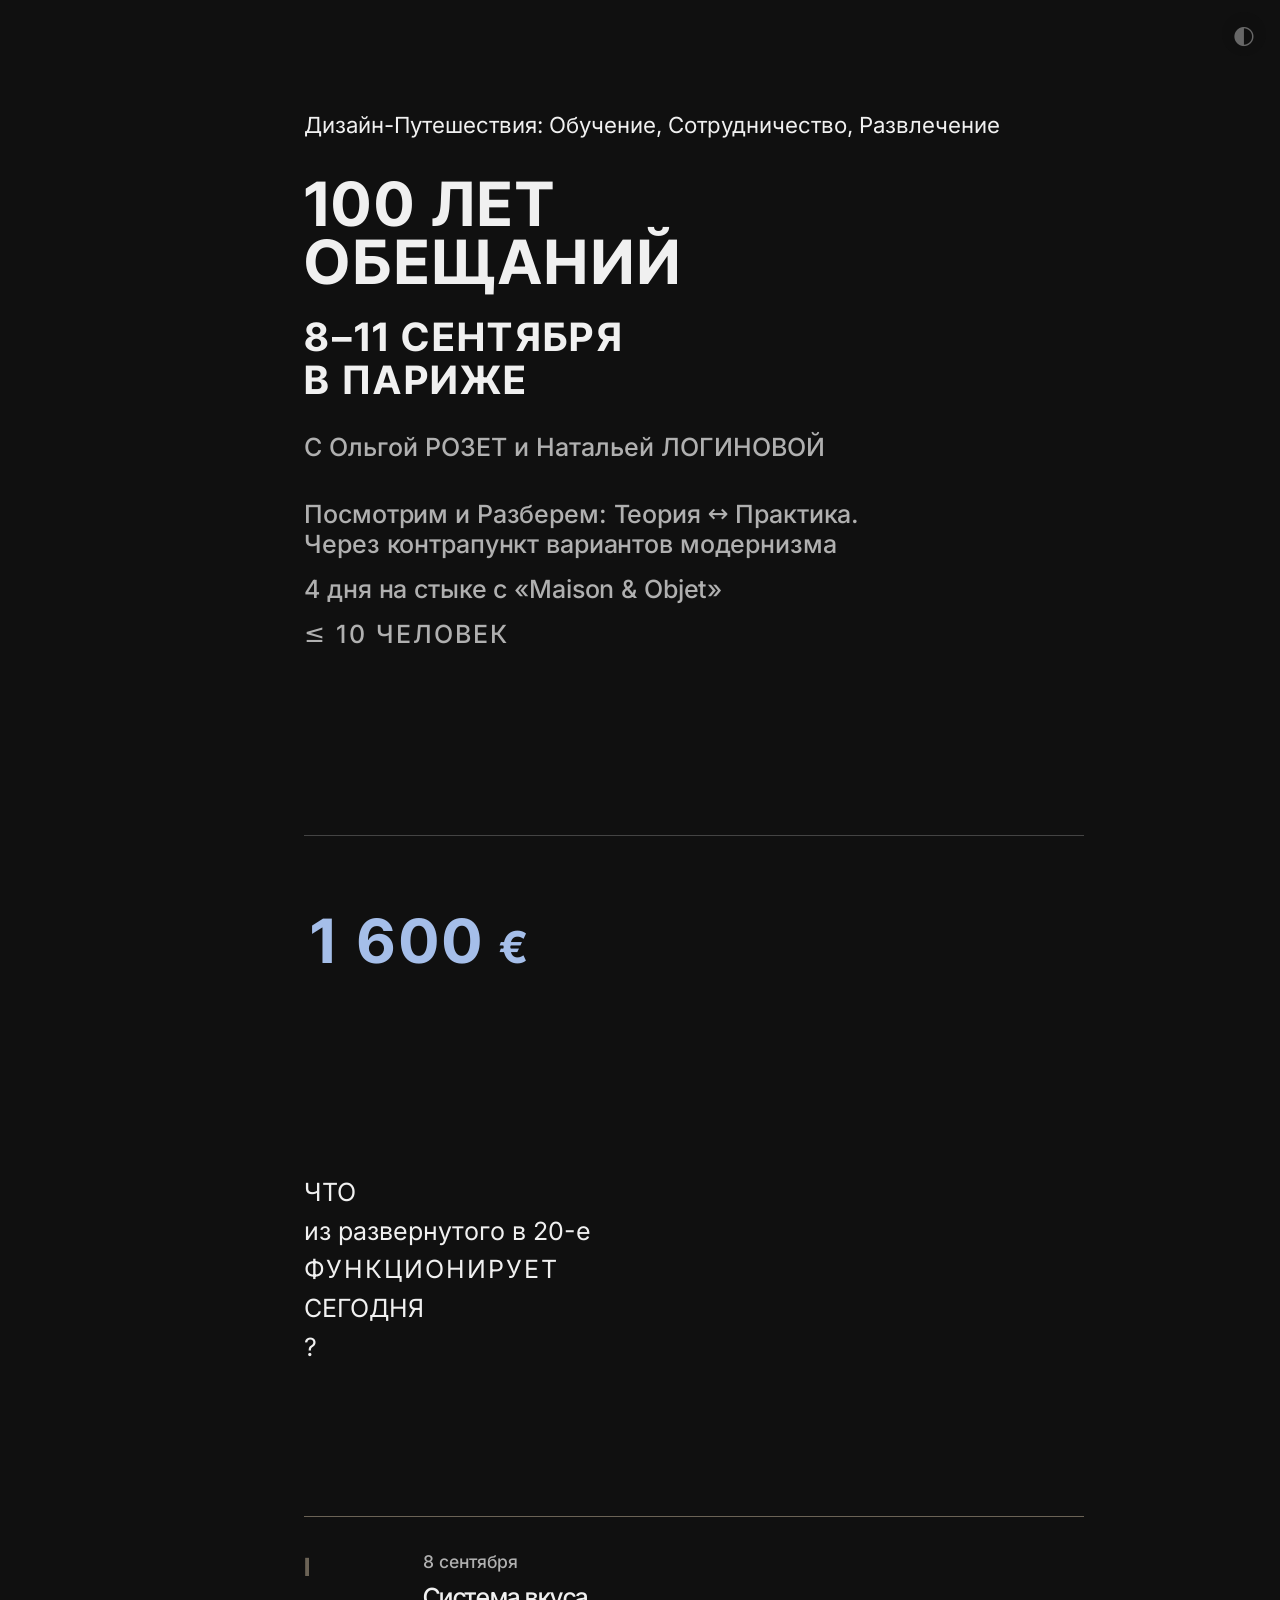
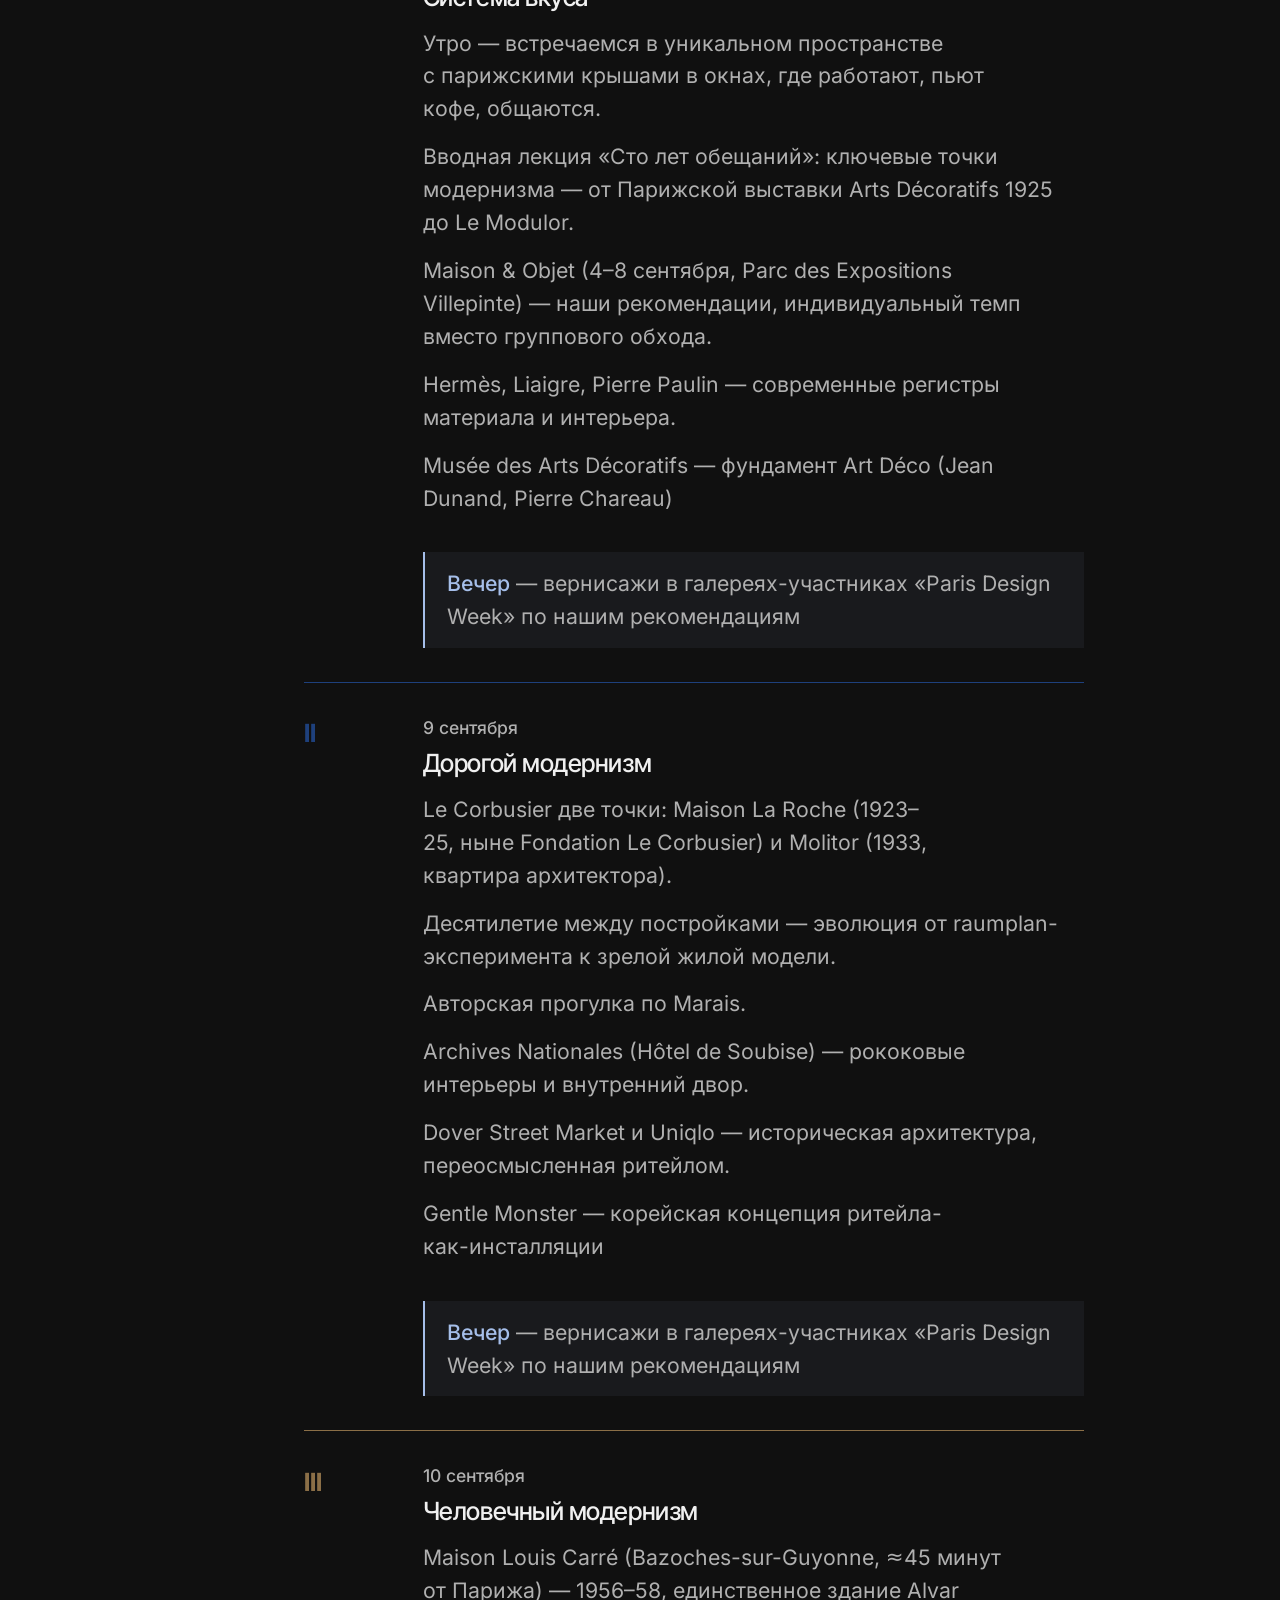
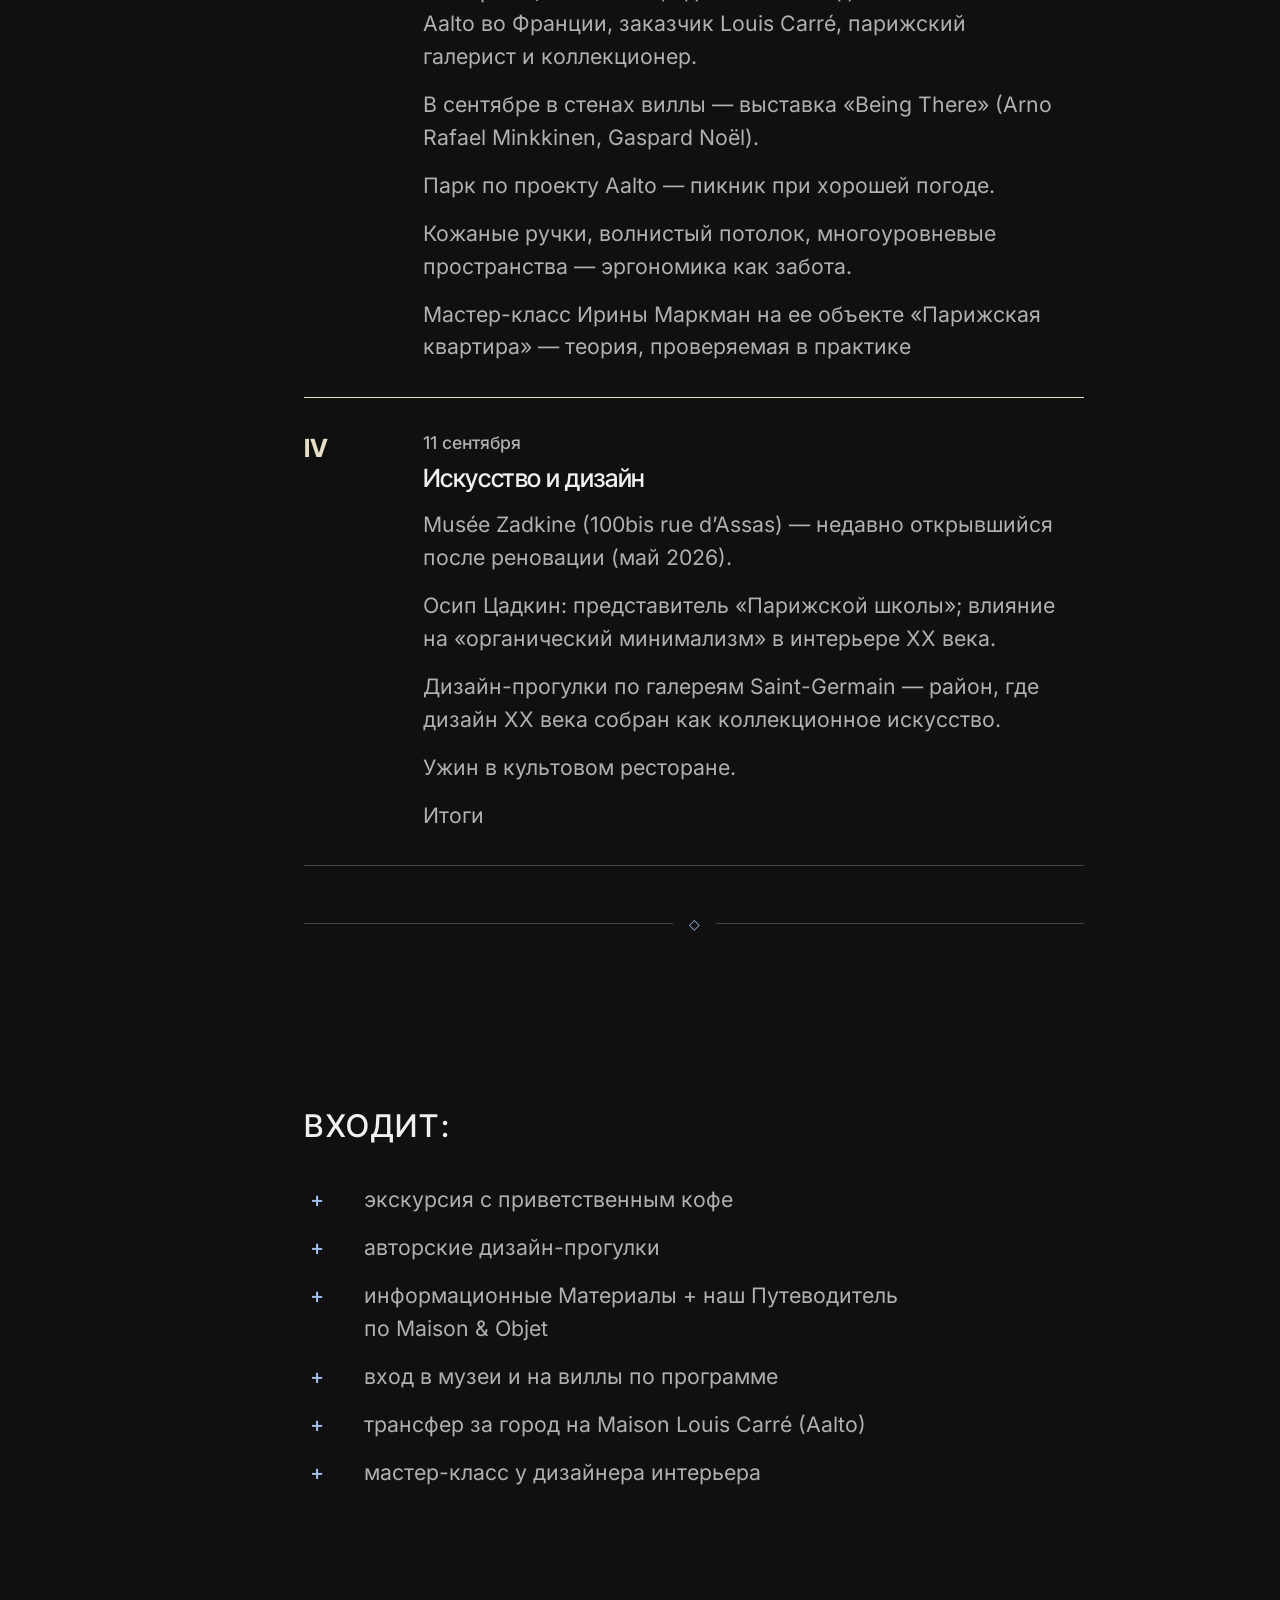
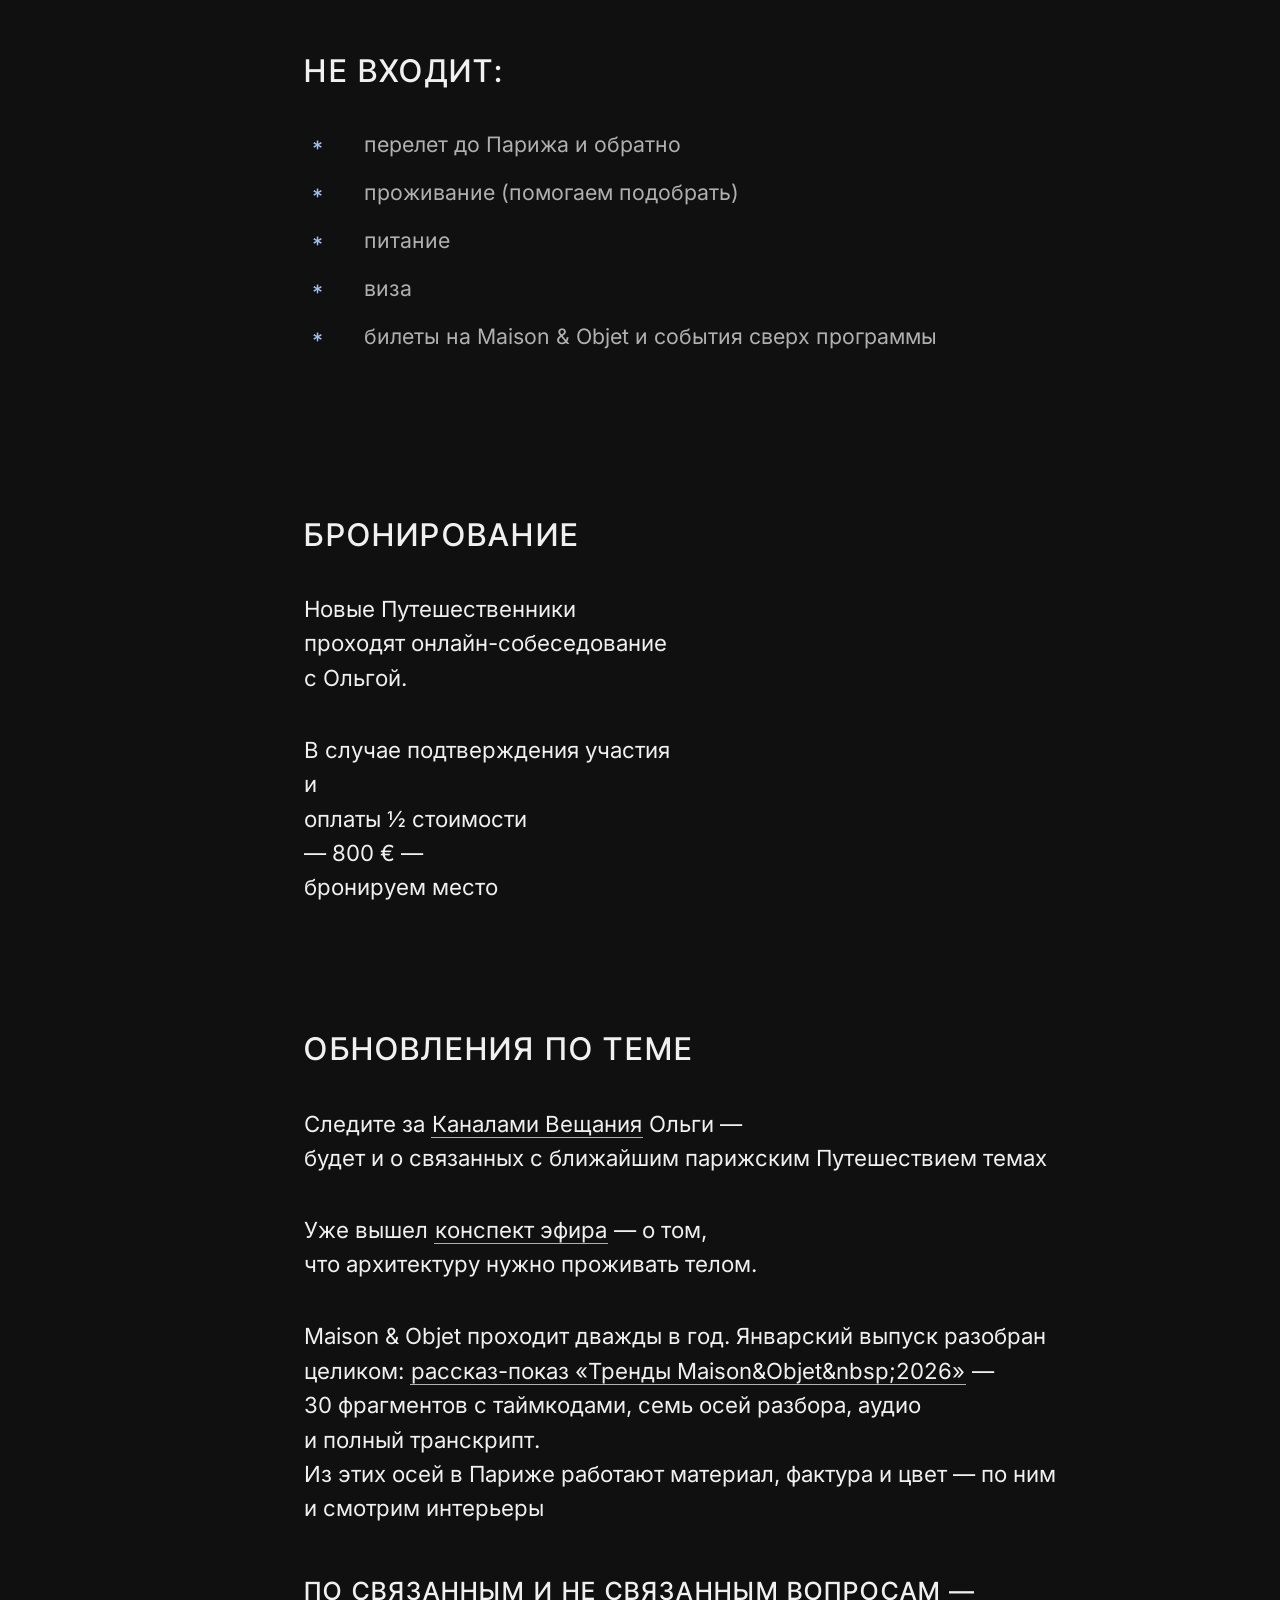
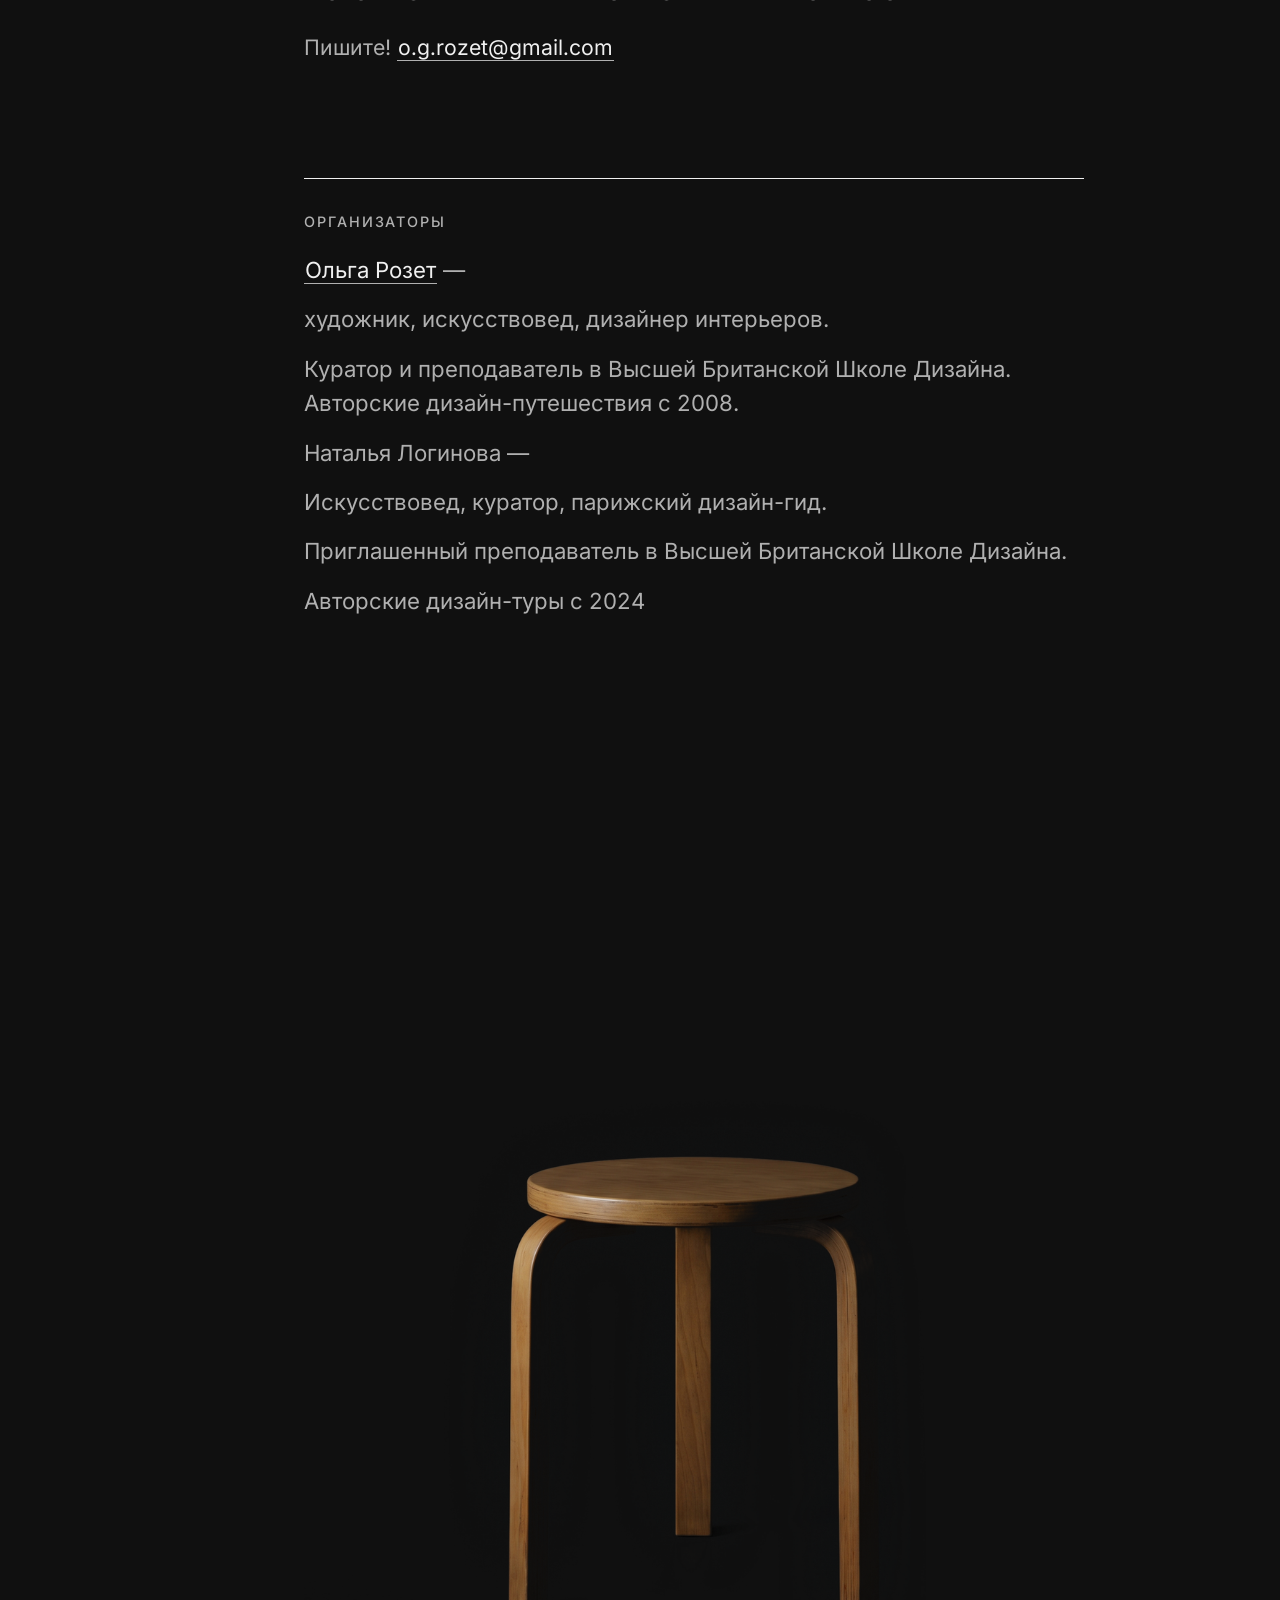
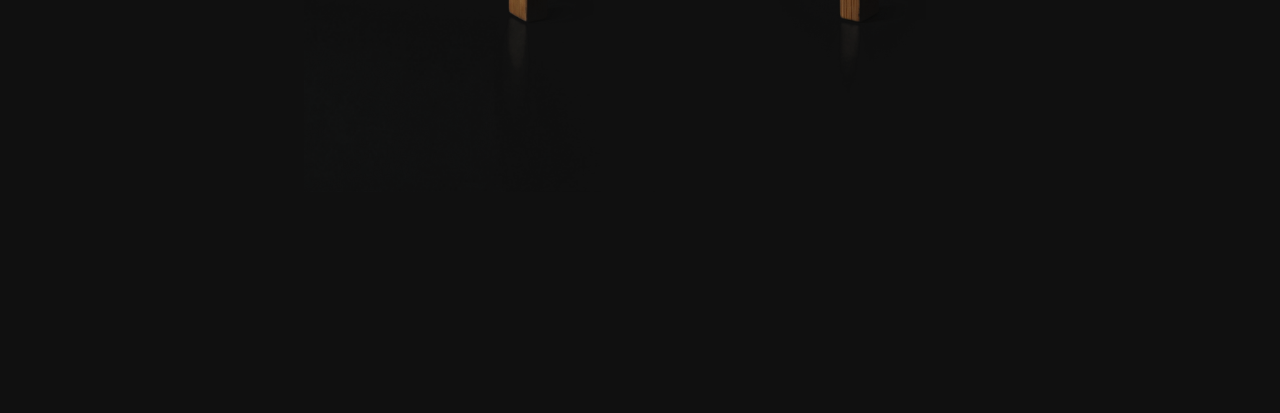
<file: index.html>
<!DOCTYPE html>

<!-- DELA-DERIVED: deriver=scripts/site_generator.py:_layout content=knowledge/people/olgarozet/site/data.yaml form=knowledge/people/olgarozet/site/styles.css,knowledge/system/specifications/text/event-paris-2026-09.md -->
<html data-event="paris-2026-09" data-surface="editorial" lang="ru">
<head>
<meta charset="utf-8"/>
<meta content="u5gNvIFSmtyOxQqC" name="mailru-domain"/>
<meta content="width=device-width, initial-scale=1, viewport-fit=cover" name="viewport"/>
<title>Париж · 8–11 сентября</title>
<meta content="Посмотрим и Разберем: Теория ↔ Практика. Через контрапункт вариантов модернизма — 4 дня на стыке с «Maison &amp; Objet»" name="description"/>
<link href="https://parisinseptember.ru" rel="canonical"/>
<link href="https://olgarozet.ru/journal/feed.xml" rel="alternate" title="Journal" type="application/rss+xml"/>
<link href="https://olgarozet.ru/audiobroadcast/feed.xml" rel="alternate" title="Ольга Розет" type="application/rss+xml"/>
<meta content="website" property="og:type"/>
<meta content="Париж · 8–11 сентября" property="og:title"/>
<meta content="Посмотрим и Разберем: Теория ↔ Практика. Через контрапункт вариантов модернизма — 4 дня на стыке с «Maison &amp; Objet»" property="og:description"/>
<meta content="Ольга Розет" property="og:site_name"/>
<meta content="https://parisinseptember.ru" property="og:url"/>
<meta content="https://olgarozet.ru/olga_footer.png" property="og:image"/>
<meta content="ru_RU" property="og:locale"/>
<meta content="summary_large_image" name="twitter:card"/>
<meta content="Париж · 8–11 сентября" name="twitter:title"/>
<meta content="Посмотрим и Разберем: Теория ↔ Практика. Через контрапункт вариантов модернизма — 4 дня на стыке с «Maison &amp; Objet»" name="twitter:description"/>
<meta content="https://olgarozet.ru/olga_footer.png" name="twitter:image"/>
<link href="/favicon.png" rel="icon" type="image/png"/>
<link href="/apple-touch-icon.png" rel="apple-touch-icon"/>
<link href="/manifest.json" rel="manifest"/>
<link as="font" crossorigin="" href="/fonts/inter-cyrillic-400-normal.woff2" rel="preload" type="font/woff2"/>
<link as="font" crossorigin="" href="/fonts/inter-cyrillic-700-normal.woff2" rel="preload" type="font/woff2"/>
<meta content="#ffffff" media="(prefers-color-scheme: light)" name="theme-color"/>
<meta content="#111111" media="(prefers-color-scheme: dark)" name="theme-color"/>
<script>
// Day/night theme — user-override-first, then solar-automatic. FOUC-critical:
// runs synchronously in <head> before paint. Resolution: read dela.theme.v1
// from localStorage; if ∈ ['day', 'night'] use it (user override) else solar
// altitude (lat 55.0° / alt-threshold -0.1 rad). Config: solar calc from
// spec.enforcement_data.Inv-SITE-solar-theme (+ data.yaml.bio.solar_calibration
// override); attr/key/values from spec.enforcement_data.Inv-IFACE-day-night-mode.
// No hardcoded constants in code — both Specs are SoT, code falls back gracefully.
(function(){
  var MODE_ATTR="data-theme", MODE_VALUES=["day", "night"], STORAGE_KEY="dela.theme.v1";
  function solarTheme(){
    var r=Math.PI/180, now=new Date();
    var J=now.valueOf()/86400000 + 2440587.5 - 2451545.0;
    var L=(280.460+0.9856474*J)%360;
    var g=((357.528+0.9856003*J)%360)*r;
    var lam=(L+1.915*Math.sin(g)+0.020*Math.sin(2*g))*r;
    var eps=(23.439-4e-7*J)*r;
    var dec=Math.asin(Math.sin(eps)*Math.sin(lam));
    var ra=Math.atan2(Math.cos(eps)*Math.sin(lam), Math.cos(lam));
    var lon=-now.getTimezoneOffset()/4, lat=55.0;
    var gmst=(18.697374558+24.06570982441908*J)*15;
    var H=((gmst+lon)%360)*r - ra;
    var alt=Math.asin(Math.sin(lat*r)*Math.sin(dec)+Math.cos(lat*r)*Math.cos(dec)*Math.cos(H));
    return alt > -0.1 ? 'day' : 'night';
  }
  // stored override ∈ MODE_VALUES → use it; else (incl. 'auto', absent, bad) → solar.
  window.__resolveTheme=function(){
    var s=null; try{ s=localStorage.getItem(STORAGE_KEY); }catch(e){}
    return (MODE_VALUES.indexOf(s) !== -1) ? s : solarTheme();
  };
  window.__applyTheme=function(){
    document.documentElement.setAttribute(MODE_ATTR, window.__resolveTheme());
  };
  window.__applyTheme();
  setInterval(window.__applyTheme, 300000);
})();
</script>
<style>@layer floor, owner, form; @import url("/_tokens.generated.css?v=2007d22f07"); @import url("/styles.css?v=e56fb677b2");</style>
<script type="application/ld+json">{"@context": "https://schema.org", "@type": "Event", "name": "Париж · 8–11 сентября 8–11 сентября", "description": "Сто лет обещаний дизайна", "url": "https://parisinseptember.ru", "eventStatus": "https://schema.org/EventScheduled", "additionalType": "https://schema.org/TouristTrip", "startDate": "2026-09-08", "departureTime": "2026-09-08", "endDate": "2026-09-11", "arrivalTime": "2026-09-11", "location": {"@type": "Place", "name": "Париж", "address": {"@type": "PostalAddress", "addressCountry": "FR"}}, "organizer": [{"@type": "Person", "name": "Ольга Розет"}, {"@type": "Person", "name": "Наталья Логинова"}], "audience": {"@type": "Audience", "audienceType": "архитекторы, дизайнеры, декораторы, художники"}, "offers": {"@type": "Offer", "price": "1600", "priceCurrency": "EUR", "availability": "https://schema.org/SoldOut", "priceValidUntil": "2026-09-08"}, "subEvent": [{"@type": "EducationEvent", "name": "Система вкуса", "startDate": "2026-09-08", "endDate": "2026-09-08", "description": "Утро — встречаемся в уникальном пространстве с парижскими крышами в окнах, где работают, пьют кофе, общаются. Вводная лекция «Сто лет обещаний»: ключевые точки модернизма — от Парижской выставки Arts Décoratifs 1925 до Le Modulor. Maison & Objet (4–8 сентября, Parc des Expositions Villepinte) — наши рекомендации, индивидуальный темп вместо группового обхода. Hermès, Liaigre, Pierre Paulin — современные регистры материала и интерьера. Musée des Arts Décoratifs — фундамент Art Déco (Jean Dunand, Pierre Chareau).", "location": [{"@type": "Place", "name": "Maison & Objet", "address": "Parc des Expositions Paris Nord Villepinte"}, {"@type": "Place", "name": "Musée des Arts Décoratifs", "address": "107 rue de Rivoli, 75001 Paris"}]}, {"@type": "VisualArtsEvent", "name": "Дорогой модернизм", "startDate": "2026-09-09", "endDate": "2026-09-09", "description": "Le Corbusier две точки: Maison La Roche (1923–25, ныне Fondation Le Corbusier) и Molitor (1933, квартира архитектора). Десятилетие между постройками — эволюция от raumplan-эксперимента к зрелой жилой модели. Авторская прогулка по Marais. Archives Nationales (Hôtel de Soubise) — рококовые интерьеры и внутренний двор. Dover Street Market и Uniqlo — историческая архитектура, переосмысленная ритейлом. Gentle Monster — корейская концепция ритейла-как-инсталляции.", "location": [{"@type": "Place", "name": "Maison La Roche / Fondation Le Corbusier", "address": "10 Square du Docteur Blanche, 75016 Paris"}, {"@type": "Place", "name": "Appartement-atelier Le Corbusier", "address": "24 rue Nungesser-et-Coli, 75016 Paris"}, {"@type": "Place", "name": "Archives Nationales (Hôtel de Soubise)", "address": "60 rue des Francs-Bourgeois, 75004 Paris"}]}, {"@type": "VisualArtsEvent", "name": "Человечный модернизм", "startDate": "2026-09-10", "endDate": "2026-09-10", "description": "Maison Louis Carré (Bazoches-sur-Guyonne, ≈45 минут от Парижа) — 1956–58, единственное здание Alvar Aalto во Франции, заказчик Louis Carré, парижский галерист и коллекционер. В сентябре в стенах виллы — выставка «Being There» (Arno Rafael Minkkinen, Gaspard Noël). Парк по проекту Aalto — пикник при хорошей погоде. Кожаные ручки, волнистый потолок, многоуровневые пространства — эргономика как забота. Мастер-класс Ирины Маркман на её объекте «Парижская квартира» — теория, проверяемая в практике.", "location": {"@type": "Place", "name": "Maison Louis Carré", "address": "2 chemin du Saint-Sacrement, 78490 Bazoches-sur-Guyonne (Yvelines)"}}, {"@type": "VisualArtsEvent", "name": "Искусство и дизайн", "startDate": "2026-09-11", "endDate": "2026-09-11", "description": "Musée Zadkine (100bis rue d'Assas) — недавно открывшийся после реновации (май 2026). Осип Цадкин: представитель «Парижской школы»; влияние на «органический минимализм» в интерьере XX века. Дизайн-прогулки по галереям Saint-Germain — район, где дизайн XX века собран как коллекционное искусство. Ужин в культовом ресторане. Итоги.", "location": [{"@type": "Place", "name": "Musée Zadkine", "address": "100bis rue d'Assas, 75006 Paris"}, {"@type": "Place", "name": "Saint-Germain galleries (district walk)", "address": "Saint-Germain-des-Prés, 75006 Paris (район)"}]}], "itinerary": {"@type": "ItemList", "itemListElement": [{"@type": "ListItem", "position": 1, "item": {"@type": "Place", "name": "Maison & Objet", "address": "Parc des Expositions Paris Nord Villepinte"}}, {"@type": "ListItem", "position": 2, "item": {"@type": "Place", "name": "Musée des Arts Décoratifs", "address": "107 rue de Rivoli, 75001 Paris"}}, {"@type": "ListItem", "position": 3, "item": {"@type": "Place", "name": "Maison La Roche / Fondation Le Corbusier", "address": "10 Square du Docteur Blanche, 75016 Paris"}}, {"@type": "ListItem", "position": 4, "item": {"@type": "Place", "name": "Appartement-atelier Le Corbusier", "address": "24 rue Nungesser-et-Coli, 75016 Paris"}}, {"@type": "ListItem", "position": 5, "item": {"@type": "Place", "name": "Archives Nationales (Hôtel de Soubise)", "address": "60 rue des Francs-Bourgeois, 75004 Paris"}}, {"@type": "ListItem", "position": 6, "item": {"@type": "Place", "name": "Maison Louis Carré", "address": "2 chemin du Saint-Sacrement, 78490 Bazoches-sur-Guyonne (Yvelines)"}}, {"@type": "ListItem", "position": 7, "item": {"@type": "Place", "name": "Musée Zadkine", "address": "100bis rue d'Assas, 75006 Paris"}}, {"@type": "ListItem", "position": 8, "item": {"@type": "Place", "name": "Saint-Germain galleries (district walk)", "address": "Saint-Germain-des-Prés, 75006 Paris (район)"}}]}}</script>
<meta content="paris-2026-09" name="dela:slug"/>
</head>
<body>
<a class="skip-link" href="#main">Перейти к содержанию</a>
<nav class="nav-fade"><span class="nav-left"><a aria-label="На главную" href="https://olgarozet.ru/">← olgarozet.ru</a></span><span class="nav-right"></span></nav>
<button aria-label="Тема: авто (по солнцу) — переключить" class="theme-toggle" data-theme-toggle="" type="button">◐</button><script>(function(){var STATES=["auto", "day", "night"],GLYPHS={"auto": "◐", "day": "☀", "night": "☾"},LABELS={"auto": "Тема: авто (по солнцу)", "day": "Тема: дневная", "night": "Тема: ночная"},STORAGE_KEY="dela.theme.v1",MODE_VALUES=["day", "night"],SUFFIX=" — переключить",CYCLE=["day", "night"],MODE_ATTR="data-theme";var btn=document.querySelector("[data-theme-toggle]");if(!btn)return;function current(){var s=null;try{s=localStorage.getItem(STORAGE_KEY);}catch(e){}return (MODE_VALUES.indexOf(s)!==-1)?s:STATES[0];}function paint(st){btn.textContent=GLYPHS[st]||GLYPHS[STATES[0]];btn.setAttribute("aria-label",(LABELS[st]||LABELS[STATES[0]])+SUFFIX);}paint(current());function rendered(){var a=null;try{a=document.documentElement.getAttribute(MODE_ATTR);}catch(e){}return (CYCLE.indexOf(a)!==-1)?a:null;}btn.addEventListener("click",function(){var seen=rendered();var i=CYCLE.indexOf(seen);var next=CYCLE[(i+1)%CYCLE.length];try{localStorage.setItem(STORAGE_KEY,next);}catch(e){}if(window.__applyTheme)window.__applyTheme();paint(next);});})();</script>
<main id="main" role="main">
<article class="article-wrapper"><header><p class="top-banner">Дизайн-Путешествия: Обучение, Сотрудничество, Развлечение</p><h1 class="concept-h1" data-case="upper">100 ЛЕТ<br/>ОБЕЩАНИЙ</h1><h2 class="locus-h2" data-case="upper">8–11 СЕНТЯБРЯ<br/>В ПАРИЖЕ</h2><h3 class="organizers-h3" data-case="plain">С Ольгой РОЗЕТ и Натальей ЛОГИНОВОЙ</h3><p class="lead">Посмотрим и Разберем: Теория <span class="math-rel">↔</span> Практика.<br/>Через контрапункт вариантов модернизма</p><p class="lead">4 дня на стыке с «Maison &amp; Objet»</p><p aria-label="не более 10 человек" class="lead is-caps"><span class="math-rel">≤</span> 10 человек</p></header><aside aria-label="Стоимость" class="pricing-display"><div class="pricing-amount">1 600 <span class="currency">€</span></div></aside><section><p><abbr>ЧТО</abbr><br/>из развернутого в 20-е<br/><span data-case="glyphs">ФУНКЦИОНИРУЕТ</span><br/><abbr>СЕГОДНЯ</abbr><br/>?</p></section><section class="programme"><ol aria-label="Программа по дням" class="days"><li data-day="1"><p class="day-date">8 сентября</p><h3 class="day-theme" data-case="plain">Система вкуса</h3><p class="day-notes">Утро — встречаемся в уникальном пространстве с парижскими крышами в окнах, где работают, пьют кофе, общаются.</p><p class="day-notes">Вводная лекция «Сто лет обещаний»: ключевые точки модернизма — от Парижской выставки Arts Décoratifs 1925 до Le Modulor.</p><p class="day-notes">Maison &amp; Objet (4–8 сентября, Parc des Expositions Villepinte) — наши рекомендации, индивидуальный темп вместо группового обхода.</p><p class="day-notes">Hermès, Liaigre, Pierre Paulin — современные регистры материала и интерьера.</p><p class="day-notes">Musée des Arts Décoratifs — фундамент Art Déco (Jean Dunand, Pierre Chareau)</p><p class="evening-recur" data-recur="paris_design_week"><span class="evening-label">Вечер</span> — вернисажи в галереях-участниках «Paris Design Week» по нашим рекомендациям</p></li><li data-day="2"><p class="day-date">9 сентября</p><h3 class="day-theme" data-case="plain">Дорогой модернизм</h3><p class="day-notes">Le Corbusier две точки: Maison La Roche (1923–25, ныне Fondation Le Corbusier) и Molitor (1933, квартира архитектора).</p><p class="day-notes">Десятилетие между постройками — эволюция от raumplan-эксперимента к зрелой жилой модели.</p><p class="day-notes">Авторская прогулка по Marais.</p><p class="day-notes">Archives Nationales (Hôtel de Soubise) — рококовые интерьеры и внутренний двор.</p><p class="day-notes">Dover Street Market и Uniqlo — историческая архитектура, переосмысленная ритейлом.</p><p class="day-notes">Gentle Monster — корейская концепция ритейла-как-инсталляции</p><p class="evening-recur" data-recur="paris_design_week"><span class="evening-label">Вечер</span> — вернисажи в галереях-участниках «Paris Design Week» по нашим рекомендациям</p></li><li data-day="3"><p class="day-date">10 сентября</p><h3 class="day-theme" data-case="plain">Человечный модернизм</h3><p class="day-notes">Maison Louis Carré (Bazoches-sur-Guyonne, <span class="math-rel">≈</span>45 минут от Парижа) — 1956–58, единственное здание Alvar Aalto во Франции, заказчик Louis Carré, парижский галерист и коллекционер.</p><p class="day-notes">В сентябре в стенах виллы — выставка «Being There» (Arno Rafael Minkkinen, Gaspard Noël).</p><p class="day-notes">Парк по проекту Aalto — пикник при хорошей погоде.</p><p class="day-notes">Кожаные ручки, волнистый потолок, многоуровневые пространства — эргономика как забота.</p><p class="day-notes">Мастер-класс Ирины Маркман на ее объекте «Парижская квартира» — теория, проверяемая в практике</p></li><li data-day="4"><p class="day-date">11 сентября</p><h3 class="day-theme" data-case="plain">Искусство и дизайн</h3><p class="day-notes">Musée Zadkine (100bis rue d’Assas) — недавно открывшийся после реновации (май 2026).</p><p class="day-notes">Осип Цадкин: представитель «Парижской школы»; влияние на «органический минимализм» в интерьере <abbr>XX</abbr> века.</p><p class="day-notes">Дизайн-прогулки по галереям Saint-Germain — район, где дизайн <abbr>XX</abbr> века собран как коллекционное искусство.</p><p class="day-notes">Ужин в культовом ресторане.</p><p class="day-notes">Итоги</p></li></ol></section><div aria-hidden="true" class="arch-rule"><span class="rule-line"></span><span class="rule-glyph">◇</span><span class="rule-line"></span></div><section><h2 data-case="upper">Входит:</h2><ul><li data-marker="+">экскурсия с приветственным кофе</li><li data-marker="+">авторские дизайн-прогулки</li><li data-marker="+">информационные Материалы + наш Путеводитель по Maison &amp; Objet</li><li data-marker="+">вход в музеи и на виллы по программе</li><li data-marker="+">трансфер за город на Maison Louis Carré (Aalto)</li><li data-marker="+">мастер-класс у дизайнера интерьера</li></ul></section><section><h2 data-case="upper">Не входит:</h2><ul><li data-marker="*">перелет до Парижа и обратно</li><li data-marker="*">проживание (помогаем подобрать)</li><li data-marker="*">питание</li><li data-marker="*">виза</li><li data-marker="*">билеты на Maison &amp; Objet и события сверх программы</li></ul></section><section><h2 data-case="upper">Бронирование</h2><p>Новые Путешественники<br/>проходят онлайн-собеседование<br/>с Ольгой.</p><p>В случае подтверждения участия<br/>и<br/>оплаты ½ стоимости<br/>— 800 € —<br/>бронируем место</p></section><section><h2 data-case="upper">Обновления по Теме</h2><p>Следите за <a href="https://olgarozet.ru/">Каналами Вещания</a> Ольги —<br/>будет и о связанных с ближайшим парижским Путешествием темах</p><p>Уже вышел <a href="/2026-stream-conspectus/">конспект эфира</a> — о том,<br/>что архитектуру нужно проживать телом.</p><p>Maison &amp; Objet проходит дважды в год. Январский выпуск разобран целиком: <a href="https://olgarozet.ru/maison-objet-2026-january/">рассказ-показ «Тренды Maison&amp;Objet&amp;nbsp;2026»</a> — 30 фрагментов с таймкодами, семь осей разбора, аудио и полный транскрипт.<br/>Из этих осей в Париже работают материал, фактура и цвет — по ним и смотрим интерьеры</p></section><section class="contact"><h2 data-case="upper">По связанным и не связанным вопросам —</h2><p>Пишите! <a href="mailto:o.g.rozet@gmail.com">o.g.rozet@gmail.com</a></p></section><footer class="about-organizer"><h2 data-case="upper">Организаторы</h2><p><a href="https://olgarozet.ru/">Ольга Розет</a> —</p><p>художник, искусствовед, дизайнер интерьеров.</p><p>Куратор и преподаватель в Высшей Британской Школе Дизайна. Авторские дизайн-путешествия с 2008.</p><p>Наталья Логинова —</p><p>Искусствовед, куратор, парижский дизайн-гид.</p><p>Приглашенный преподаватель в Высшей Британской Школе Дизайна.</p><p>Авторские дизайн-туры с 2024</p></footer><figure class="landing-art" data-art="footer" style="--natural-w:1080px"><img alt="Длинная керамическая ваза с одной ветвью" class="theme-day" decoding="async" height="1446" loading="lazy" src="/img/campaign/paris-2026-09-landing-footer-vase.png" width="1080"/><img alt="Табурет Alvar Aalto Stool 60 — три L-ножки и круглое сиденье" class="theme-night" decoding="async" height="1446" loading="lazy" src="/img/campaign/paris-2026-09-landing-footer-night.png" width="1080"/></figure></article>
</main>
<link href="/media.css" rel="stylesheet"/><script defer="" src="/media.js"></script>
<script>
/* Display-window indicator 1[from ≤ now < until) per viewer clock
   (Inv-STF-window-derived, surface-temporal-fixpoint.md). The reveal
   (`data-visible-from`) is the exact dual of the original auto-hide
   (`data-visible-until`, admin 2026-05-13: «пусть блок исчезнет после 20:30
   по Москве») — one indicator covers both: a block appears at its window
   start and disappears at its window end, so a page deployed before a
   boundary still transitions at the precise moment without a redeploy.
   Runs at page-load and every 30s thereafter — covers tabs left open across
   a boundary. An unparseable/absent bound fails open on that side (a parse
   error must never hide content). */
(function(){
  function _applyWindows(){
    var nodes = document.querySelectorAll('[data-visible-until],[data-visible-from]');
    var now = Date.now();
    for (var i = 0; i < nodes.length; i++) {
      var from = Date.parse(nodes[i].getAttribute('data-visible-from') || '');
      var until = Date.parse(nodes[i].getAttribute('data-visible-until') || '');
      var vis = (isNaN(from) || now >= from) && (isNaN(until) || now < until);
      nodes[i].style.display = vis ? '' : 'none';
    }
  }
  _applyWindows();
  setInterval(_applyWindows, 30000);
})();

/* Pageview pingback — entity-statistics G-Set event (admin 2026-05-13 «считает
   статистику»). One event per page-load → CF Worker /pv → DELA_STATS KV.
   No cookies, no client-id; idempotency via cf-ray (CF generates per request).
   No-op gracefully if Worker unreachable (sendBeacon + fallback fetch). */
(function(){
  var slug = (document.querySelector('meta[name="dela:slug"]') || {}).content;
  if (!slug) return;
  var payload = JSON.stringify({
    p: slug,
    r: (window.crypto && crypto.randomUUID) ? crypto.randomUUID() :
       (Date.now() + '-' + Math.random().toString(36).slice(2)),
    ref: document.referrer || ''
  });
  var url = "https://dela-edge.azaryarozet.workers.dev/pv";
  if (!url) return;
  try {
    var blob = new Blob([payload], { type: 'application/json' });
    if (!navigator.sendBeacon || !navigator.sendBeacon(url, blob)) {
      fetch(url, {
        method: 'POST', body: payload, keepalive: true,
        headers: { 'Content-Type': 'application/json' }
      }).catch(function(){});
    }
  } catch (e) { /* swallow */ }
})();
</script>
</body>
</html>
</file>
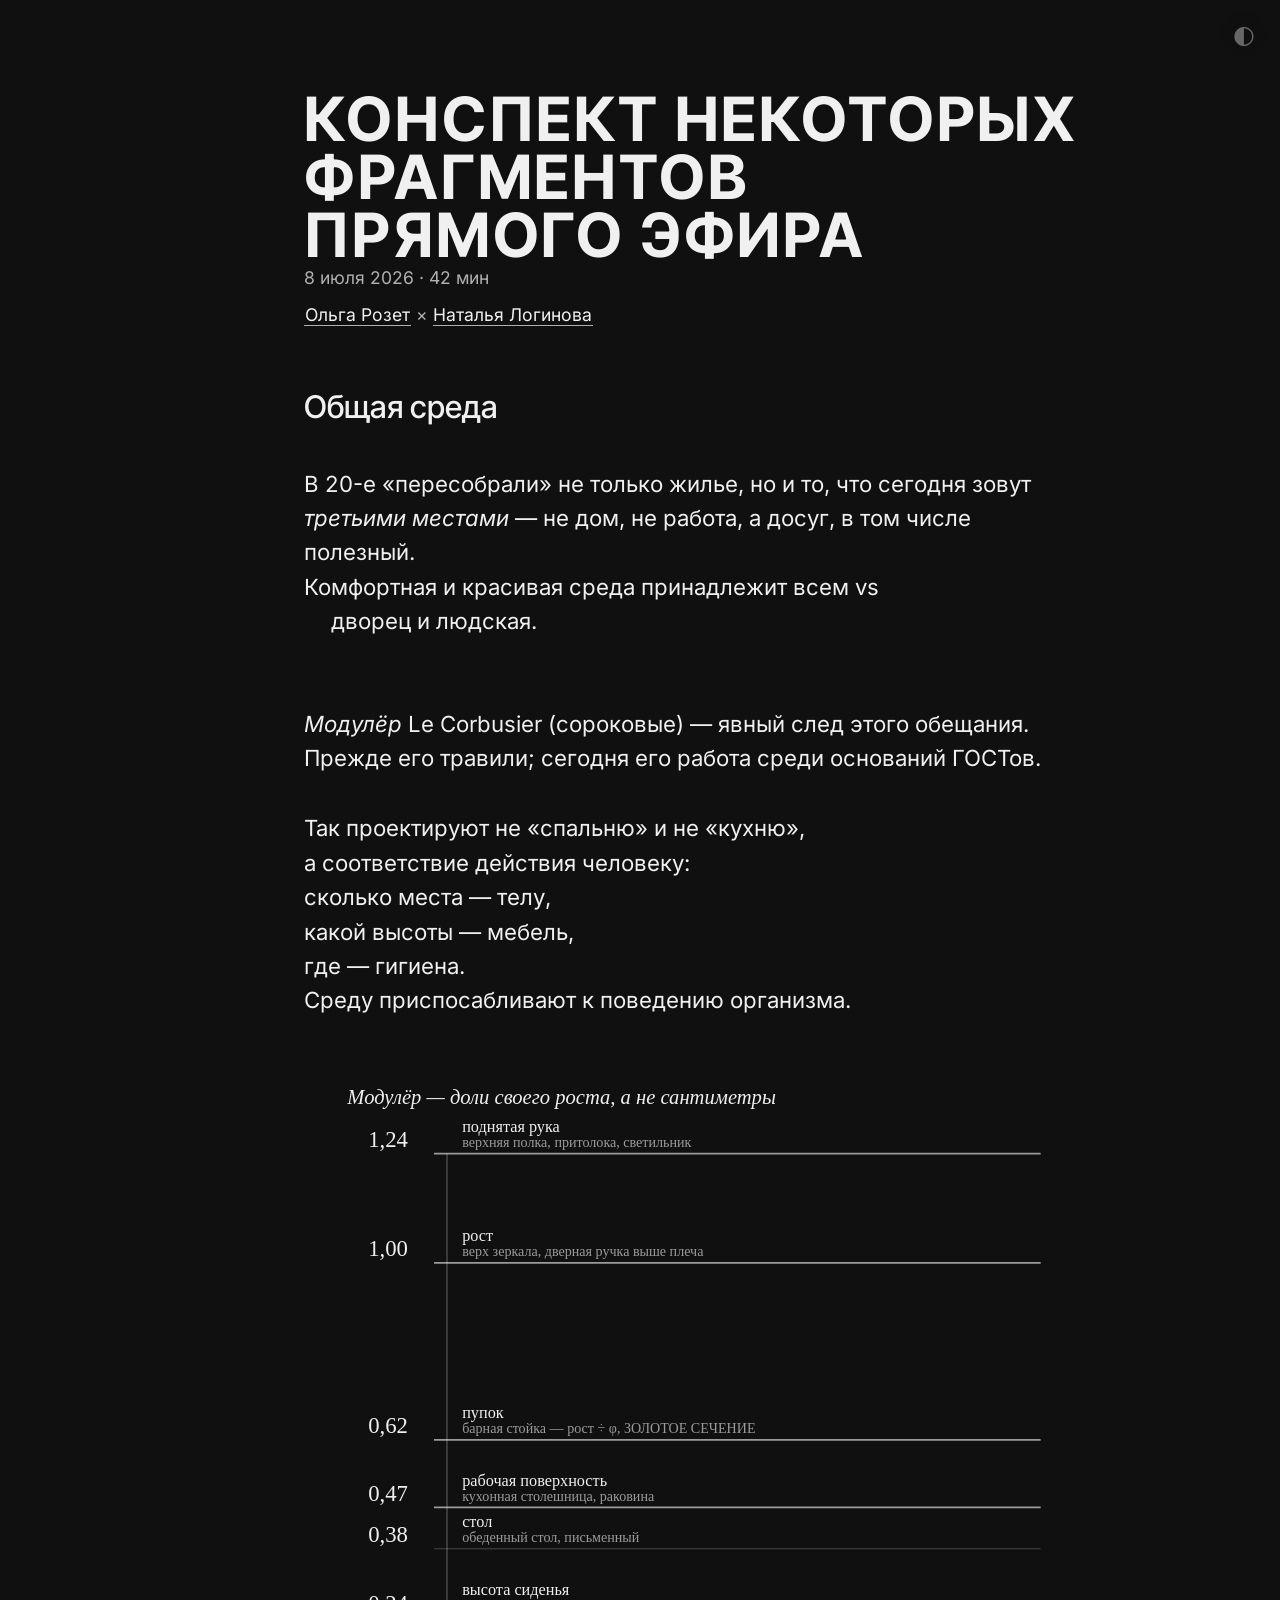
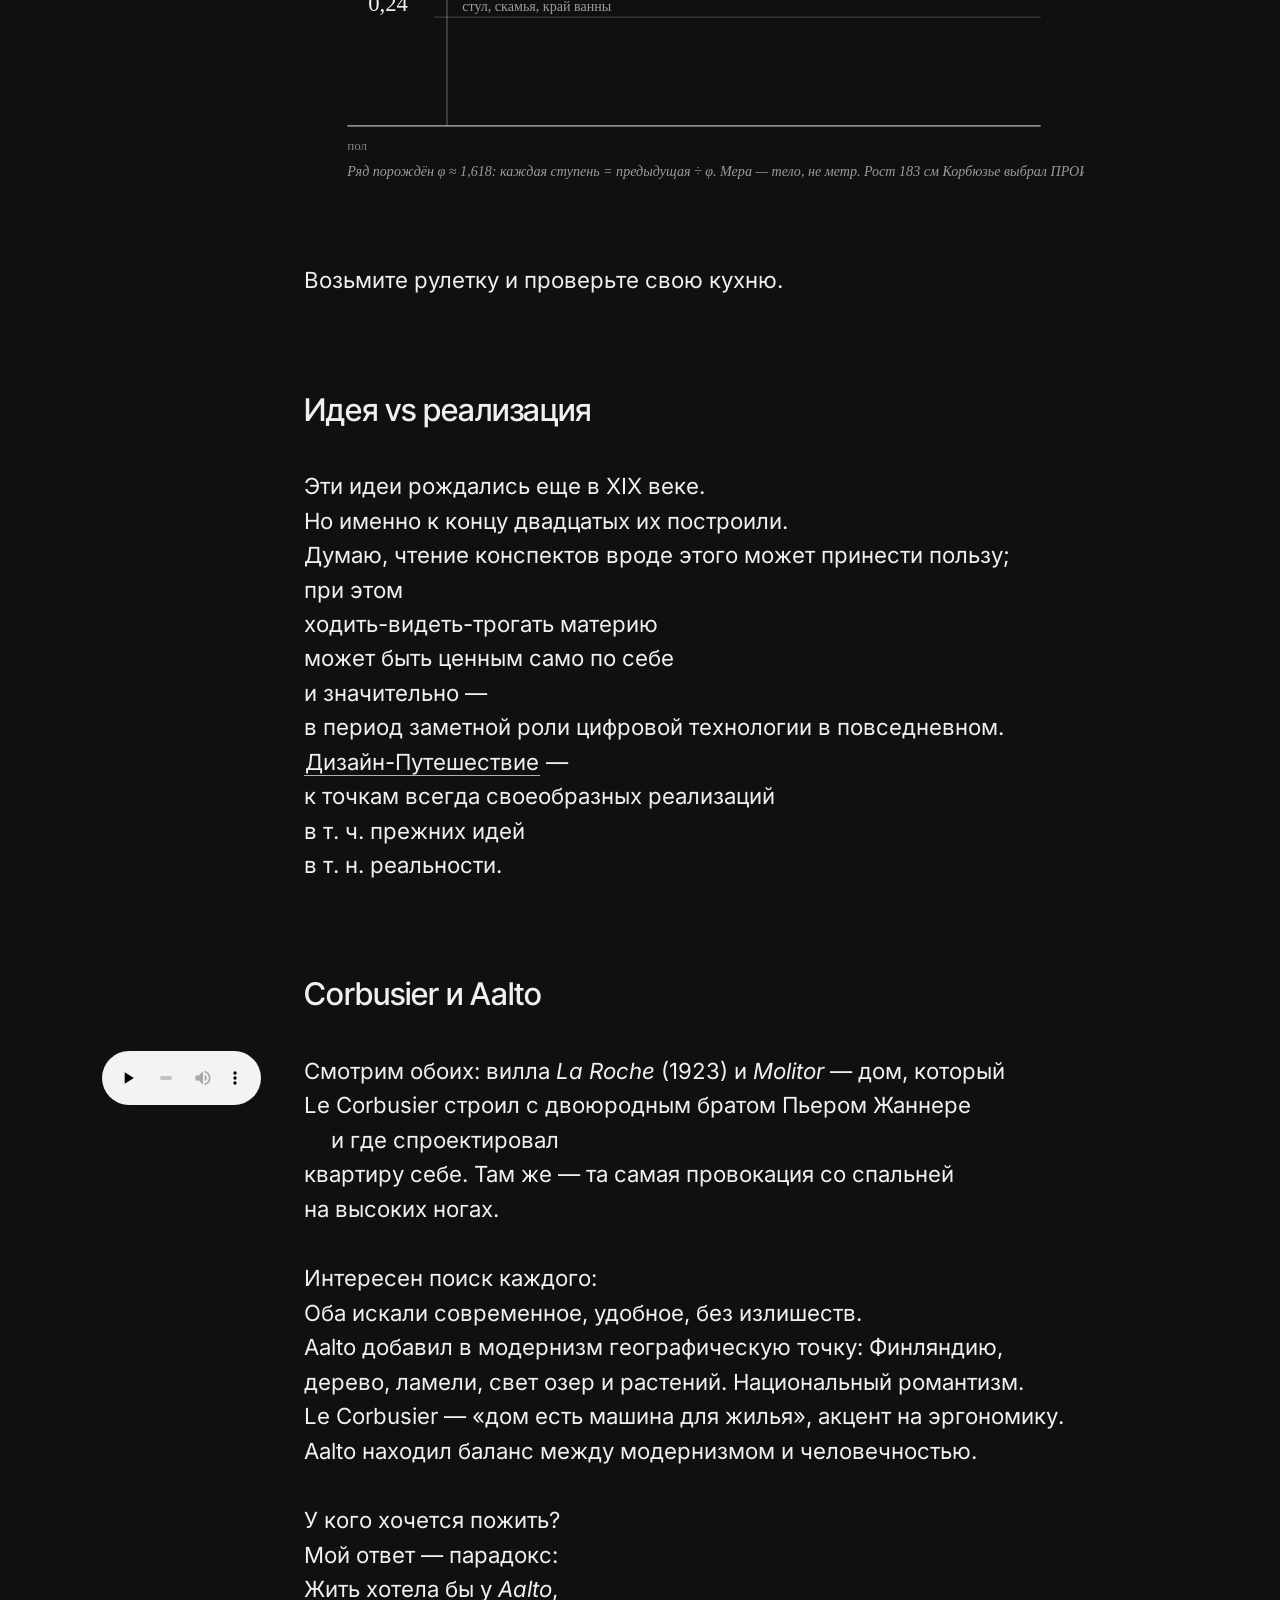
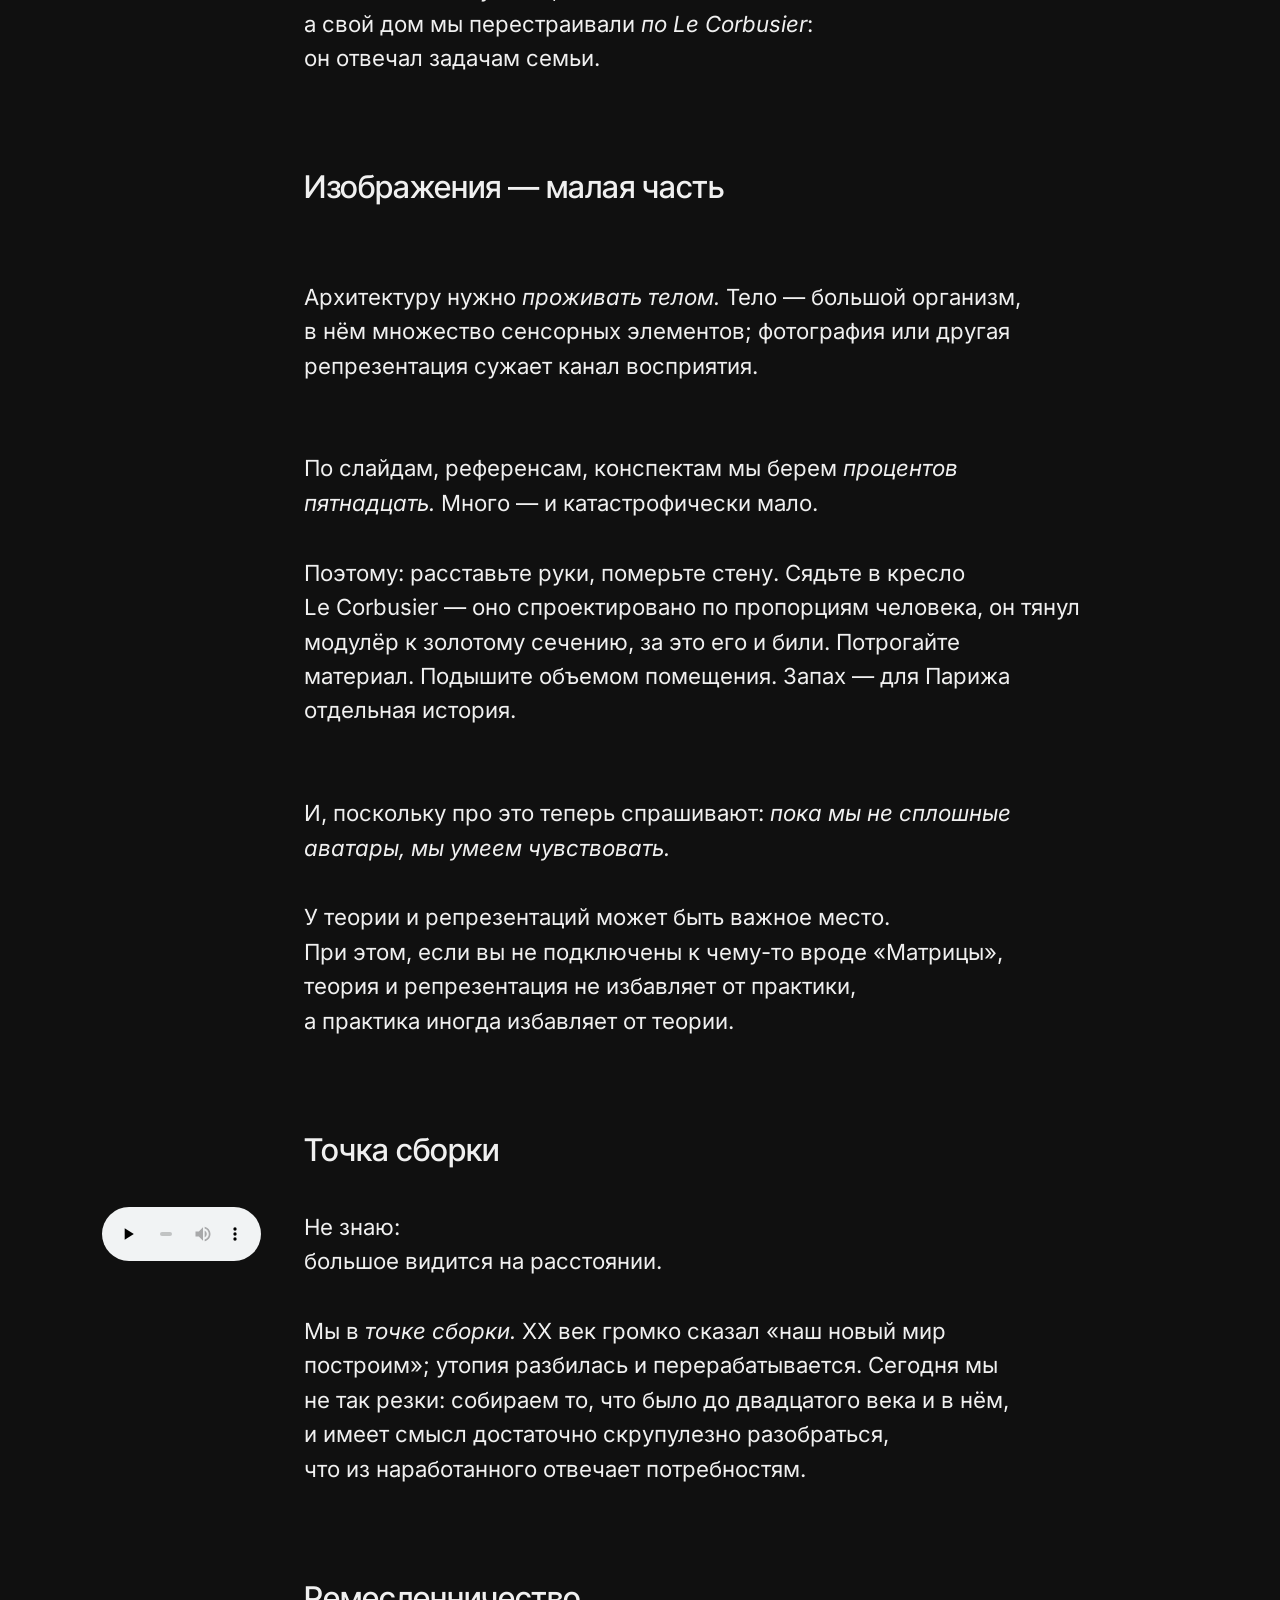
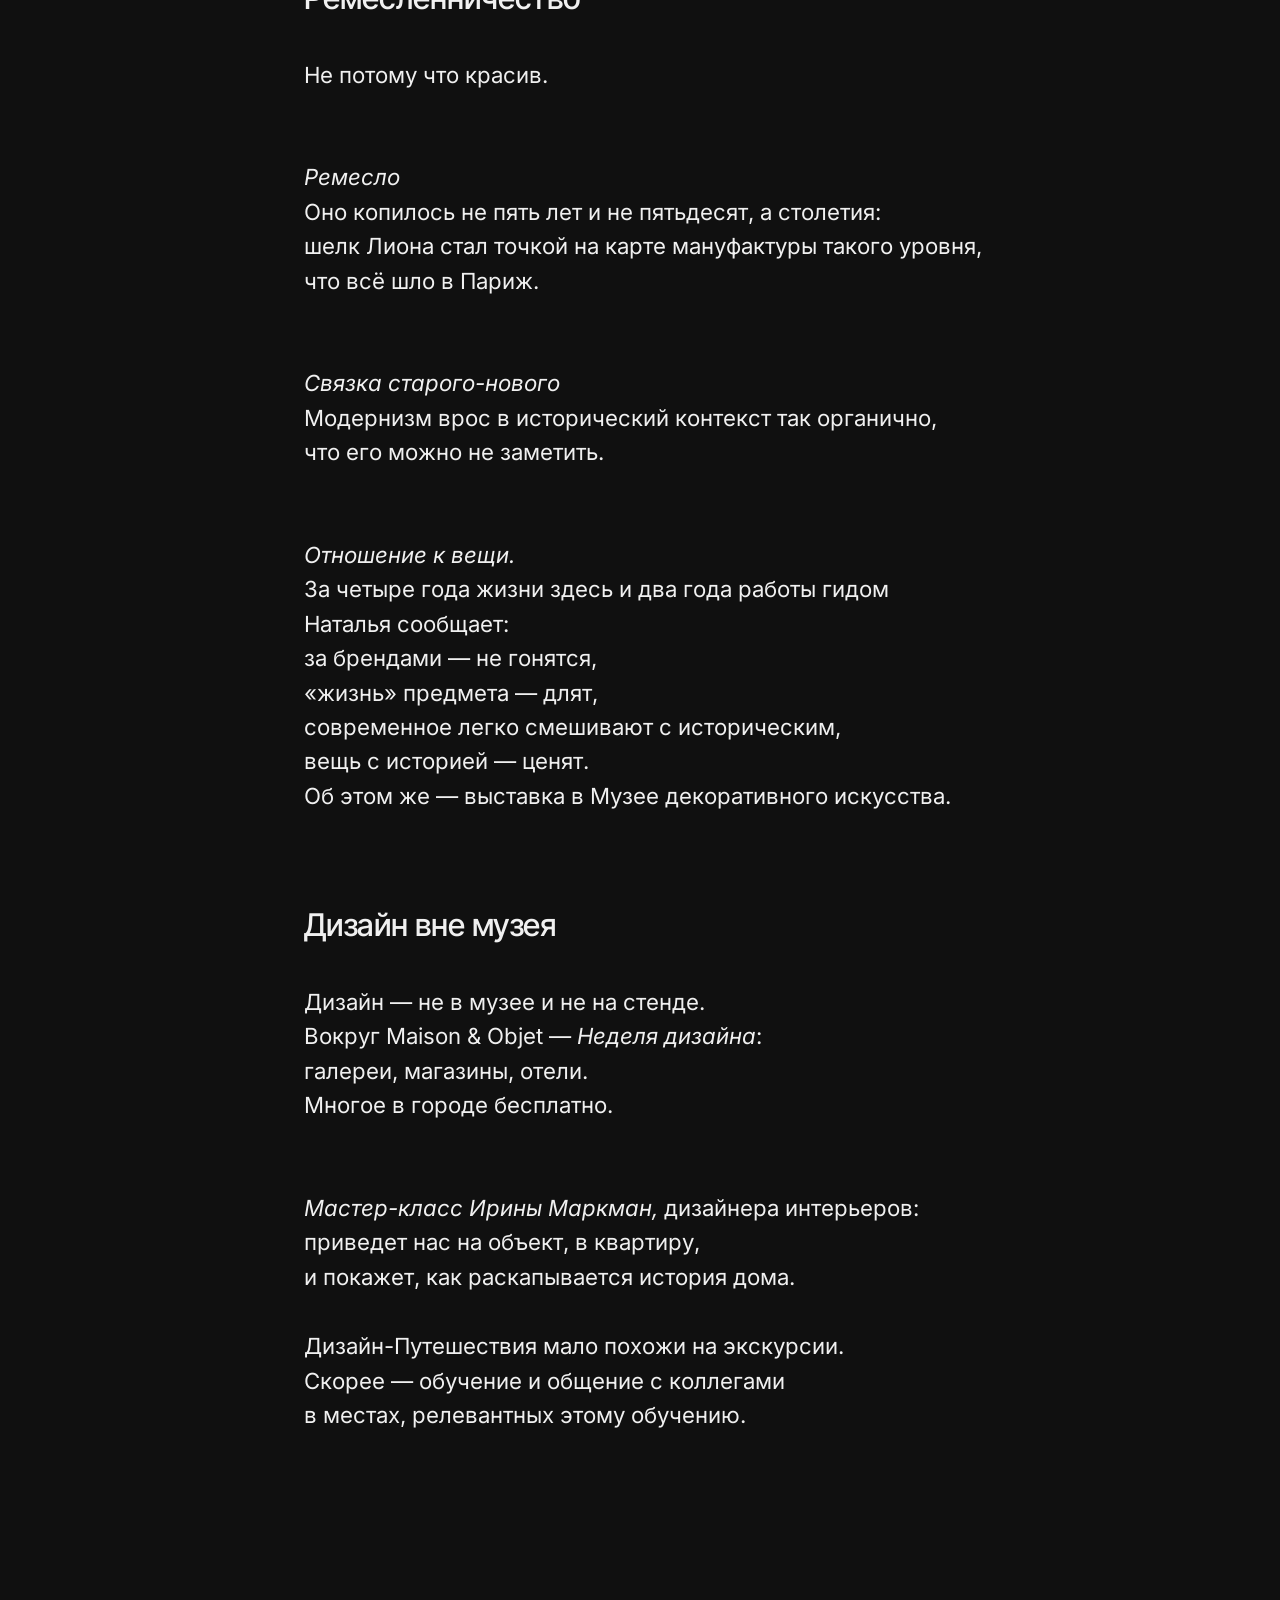
<file: 2026-stream-conspectus/index.html>
<!DOCTYPE html>

<!-- DELA-DERIVED: deriver=scripts/site_generator.py:_layout content=knowledge/people/olgarozet/site/data.yaml form=knowledge/people/olgarozet/site/styles.css -->
<html data-surface="editorial" lang="ru">
<head>
<meta charset="utf-8"/>
<meta content="u5gNvIFSmtyOxQqC" name="mailru-domain"/>
<meta content="width=device-width, initial-scale=1, viewport-fit=cover" name="viewport"/>
<title>Конспект некоторых фрагментов прямого эфира — Ольга Розет</title>
<meta content="Конспект второго эфира «100 лет обещаний дизайна» — Ольга Розет × Наталья Логинова, 8 июля 2026. Модулёр, Le Corbusier и Aalto, зачем ехать и почему Париж." name="description"/>
<link href="https://parisinseptember.ru/2026-stream-conspectus/" rel="canonical"/>
<link href="https://olgarozet.ru/journal/feed.xml" rel="alternate" title="Journal" type="application/rss+xml"/>
<link href="https://olgarozet.ru/audiobroadcast/feed.xml" rel="alternate" title="Ольга Розет" type="application/rss+xml"/>
<meta content="website" property="og:type"/>
<meta content="Конспект некоторых фрагментов прямого эфира — Ольга Розет" property="og:title"/>
<meta content="Конспект второго эфира «100 лет обещаний дизайна» — Ольга Розет × Наталья Логинова, 8 июля 2026. Модулёр, Le Corbusier и Aalto, зачем ехать и почему Париж." property="og:description"/>
<meta content="Ольга Розет" property="og:site_name"/>
<meta content="https://parisinseptember.ru/2026-stream-conspectus/" property="og:url"/>
<meta content="https://olgarozet.ru/olga_footer.png" property="og:image"/>
<meta content="ru_RU" property="og:locale"/>
<meta content="summary_large_image" name="twitter:card"/>
<meta content="Конспект некоторых фрагментов прямого эфира — Ольга Розет" name="twitter:title"/>
<meta content="Конспект второго эфира «100 лет обещаний дизайна» — Ольга Розет × Наталья Логинова, 8 июля 2026. Модулёр, Le Corbusier и Aalto, зачем ехать и почему Париж." name="twitter:description"/>
<meta content="https://olgarozet.ru/olga_footer.png" name="twitter:image"/>
<link href="/favicon.png" rel="icon" type="image/png"/>
<link href="/apple-touch-icon.png" rel="apple-touch-icon"/>
<link href="/manifest.json" rel="manifest"/>
<link as="font" crossorigin="" href="/fonts/inter-cyrillic-400-normal.woff2" rel="preload" type="font/woff2"/>
<link as="font" crossorigin="" href="/fonts/inter-cyrillic-700-normal.woff2" rel="preload" type="font/woff2"/>
<meta content="#ffffff" media="(prefers-color-scheme: light)" name="theme-color"/>
<meta content="#111111" media="(prefers-color-scheme: dark)" name="theme-color"/>
<script>
// Day/night theme — user-override-first, then solar-automatic. FOUC-critical:
// runs synchronously in <head> before paint. Resolution: read dela.theme.v1
// from localStorage; if ∈ ['day', 'night'] use it (user override) else solar
// altitude (lat 55.0° / alt-threshold -0.1 rad). Config: solar calc from
// spec.enforcement_data.Inv-SITE-solar-theme (+ data.yaml.bio.solar_calibration
// override); attr/key/values from spec.enforcement_data.Inv-IFACE-day-night-mode.
// No hardcoded constants in code — both Specs are SoT, code falls back gracefully.
(function(){
  var MODE_ATTR="data-theme", MODE_VALUES=["day", "night"], STORAGE_KEY="dela.theme.v1";
  function solarTheme(){
    var r=Math.PI/180, now=new Date();
    var J=now.valueOf()/86400000 + 2440587.5 - 2451545.0;
    var L=(280.460+0.9856474*J)%360;
    var g=((357.528+0.9856003*J)%360)*r;
    var lam=(L+1.915*Math.sin(g)+0.020*Math.sin(2*g))*r;
    var eps=(23.439-4e-7*J)*r;
    var dec=Math.asin(Math.sin(eps)*Math.sin(lam));
    var ra=Math.atan2(Math.cos(eps)*Math.sin(lam), Math.cos(lam));
    var lon=-now.getTimezoneOffset()/4, lat=55.0;
    var gmst=(18.697374558+24.06570982441908*J)*15;
    var H=((gmst+lon)%360)*r - ra;
    var alt=Math.asin(Math.sin(lat*r)*Math.sin(dec)+Math.cos(lat*r)*Math.cos(dec)*Math.cos(H));
    return alt > -0.1 ? 'day' : 'night';
  }
  // stored override ∈ MODE_VALUES → use it; else (incl. 'auto', absent, bad) → solar.
  window.__resolveTheme=function(){
    var s=null; try{ s=localStorage.getItem(STORAGE_KEY); }catch(e){}
    return (MODE_VALUES.indexOf(s) !== -1) ? s : solarTheme();
  };
  window.__applyTheme=function(){
    document.documentElement.setAttribute(MODE_ATTR, window.__resolveTheme());
  };
  window.__applyTheme();
  setInterval(window.__applyTheme, 300000);
})();
</script>
<style>@layer floor, owner, form; @import url("/_tokens.generated.css?v=2007d22f07"); @import url("/styles.css?v=e56fb677b2");</style>
<meta content="2026-stream-conspectus" name="dela:slug"/>
<meta content="Ольга Розет × Наталья Логинова" name="author"/>
</head>
<body>
<a class="skip-link" href="#main">Перейти к содержанию</a>
<nav class="nav-fade"><span class="nav-left"><a aria-label="На главную" href="https://olgarozet.ru/">← olgarozet.ru</a></span><span class="nav-right"></span></nav>
<button aria-label="Тема: авто (по солнцу) — переключить" class="theme-toggle" data-theme-toggle="" type="button">◐</button><script>(function(){var STATES=["auto", "day", "night"],GLYPHS={"auto": "◐", "day": "☀", "night": "☾"},LABELS={"auto": "Тема: авто (по солнцу)", "day": "Тема: дневная", "night": "Тема: ночная"},STORAGE_KEY="dela.theme.v1",MODE_VALUES=["day", "night"],SUFFIX=" — переключить",CYCLE=["day", "night"],MODE_ATTR="data-theme";var btn=document.querySelector("[data-theme-toggle]");if(!btn)return;function current(){var s=null;try{s=localStorage.getItem(STORAGE_KEY);}catch(e){}return (MODE_VALUES.indexOf(s)!==-1)?s:STATES[0];}function paint(st){btn.textContent=GLYPHS[st]||GLYPHS[STATES[0]];btn.setAttribute("aria-label",(LABELS[st]||LABELS[STATES[0]])+SUFFIX);}paint(current());function rendered(){var a=null;try{a=document.documentElement.getAttribute(MODE_ATTR);}catch(e){}return (CYCLE.indexOf(a)!==-1)?a:null;}btn.addEventListener("click",function(){var seen=rendered();var i=CYCLE.indexOf(seen);var next=CYCLE[(i+1)%CYCLE.length];try{localStorage.setItem(STORAGE_KEY,next);}catch(e){}if(window.__applyTheme)window.__applyTheme();paint(next);});})();</script>
<main id="main" role="main">
<article class="article-wrapper"><h1 data-case="upper" id="konspekt-nekotoryh-fragmentov-pryamogo-efira">Конспект некоторых фрагментов прямого эфира</h1>
<p class="article-meta"><span class="l">8 июля 2026 · 42 мин</span></p>
<p class="article-meta"><span class="l"><a href="https://olgarozet.ru">Ольга Розет</a> × <a href="https://instagram.com/natalya_lo">Наталья Логинова</a></span></p>
<h2 data-case="plain" id="obschaya-sreda">Общая среда</h2>
<p><span class="l">В 20-е «пересобрали» не только жилье, но и то, что сегодня зовут</span><br/>
<span class="l"><em>третьими местами</em> — не дом, не работа, а досуг, в том числе</span><br/>
<span class="l">полезный.</span><br/>
<span class="l">Комфортная и красивая среда принадлежит всем vs дворец и людская.</span></p>
<p><span class="l"><em>Модулёр</em> Le Corbusier (сороковые) — явный след этого обещания.</span><br/>
<span class="l">Прежде его травили; сегодня его работа среди оснований <abbr>ГОСТ</abbr>ов.</span></p>
<p><span class="l">Так проектируют не «спальню» и не «кухню»,</span><br/>
<span class="l">а соответствие действия человеку:</span><br/>
<span class="l">сколько места — телу,</span><br/>
<span class="l">какой высоты — мебель,</span><br/>
<span class="l">где — гигиена.</span><br/>
<span class="l">Среду приспосабливают к поведению организма.</span></p>
<figure><svg aria-label="Модулёр — доли своего роста, а не сантиметры" preserveaspectratio="xMidYMid meet" role="img" viewbox="0 0 720 674" xmlns="http://www.w3.org/2000/svg">
<style>
    text { font-family: Georgia, "Times New Roman", serif; fill: currentColor; }
    .sf-title { font-size: 19px; font-style: italic; }
    .sf-mm    { font-size: 21px; text-anchor: end; }
    .sf-body  { font-size: 15px; }
    .sf-use   { font-size: 13px; opacity: .62; }
    .sf-note  { font-size: 13px; opacity: .62; font-style: italic; }
    .sf-floor-t { font-size: 12px; opacity: .5; }
    line { stroke: currentColor; }
    .sf-axis  { stroke-width: 1; opacity: .35; }
    .sf-floor { stroke-width: 1.6; opacity: .55; }
    .sf-mark  { stroke-width: .8; opacity: .28; }
    .sf-key   { stroke-width: 1.6; opacity: .62; }
  </style>
<text class="sf-title" x="40" y="26">Модулёр — доли своего роста, а не сантиметры</text>
<line class="sf-axis" x1="132" x2="132" y1="600.0" y2="71.7"></line>
<line class="sf-floor" x1="40" x2="680" y1="600.0" y2="600.0"></line>
<text class="sf-floor-t" x="40" y="622.0">пол</text>
<line class="sf-mark" x1="120" x2="680" y1="499.5" y2="499.5"></line>
<text class="sf-mm" x="96" y="493.5">0,24</text><text class="sf-cm" x="96" y="493.5"> </text>
<text class="sf-body" x="146" y="479.5">высота сиденья</text>
<text class="sf-use" x="146" y="493.5">стул, скамья, край ванны</text>
<line class="sf-mark" x1="120" x2="680" y1="436.4" y2="436.4"></line>
<text class="sf-mm" x="96" y="430.4">0,38</text><text class="sf-cm" x="96" y="430.4"> </text>
<text class="sf-body" x="146" y="416.4">стол</text>
<text class="sf-use" x="146" y="430.4">обеденный стол, письменный</text>
<line class="sf-key" x1="120" x2="680" y1="398.3" y2="398.3"></line>
<text class="sf-mm" x="96" y="392.3">0,47</text><text class="sf-cm" x="96" y="392.3"> </text>
<text class="sf-body" x="146" y="378.3">рабочая поверхность</text>
<text class="sf-use" x="146" y="392.3">кухонная столешница, раковина</text>
<line class="sf-key" x1="120" x2="680" y1="335.8" y2="335.8"></line>
<text class="sf-mm" x="96" y="329.8">0,62</text><text class="sf-cm" x="96" y="329.8"> </text>
<text class="sf-body" x="146" y="315.8">пупок</text>
<text class="sf-use" x="146" y="329.8">барная стойка — рост ÷ φ, ЗОЛОТОЕ СЕЧЕНИЕ</text>
<line class="sf-key" x1="120" x2="680" y1="172.4" y2="172.4"></line>
<text class="sf-mm" x="96" y="166.4">1,00</text><text class="sf-cm" x="96" y="166.4"> </text>
<text class="sf-body" x="146" y="152.4">рост</text>
<text class="sf-use" x="146" y="166.4">верх зеркала, дверная ручка выше плеча</text>
<line class="sf-key" x1="120" x2="680" y1="71.7" y2="71.7"></line>
<text class="sf-mm" x="96" y="65.7">1,24</text><text class="sf-cm" x="96" y="65.7"> </text>
<text class="sf-body" x="146" y="51.7">поднятая рука</text>
<text class="sf-use" x="146" y="65.7">верхняя полка, притолока, светильник</text>
<text class="sf-note" x="40" y="646.0">Ряд порождён φ ≈ 1,618: каждая ступень = предыдущая ÷ φ. Мера — тело, не метр. Рост 183 см Корбюзье выбрал ПРОИЗВОЛЬНО («Le Modulor», 1948; en.wikipedia.org/wiki/Modulor). Умножьте доли на СВОЙ рост.</text>
</svg>
</figure>
<p><span class="l">Возьмите рулетку и проверьте свою кухню.</span></p>
<h2 data-case="plain" id="ideya-vs-realizatsiya">Идея vs реализация</h2>
<p><span class="l">Эти идеи рождались еще в <abbr>XIX</abbr> веке.</span><br/>
<span class="l">Но именно к концу двадцатых их построили.</span><br/>
<span class="l">Думаю, чтение конспектов вроде этого может принести пользу;</span><br/>
<span class="l">при этом</span><br/>
<span class="l">ходить-видеть-трогать материю</span><br/>
<span class="l">может быть ценным само по себе</span><br/>
<span class="l">и значительно —</span><br/>
<span class="l">в период заметной роли цифровой технологии в повседневном.</span><br/>
<span class="l"><a href="https://parisinseptember.ru">Дизайн-Путешествие</a> —</span><br/>
<span class="l">к точкам всегда своеобразных реализаций</span><br/>
<span class="l">в т. ч. прежних идей</span><br/>
<span class="l">в т. н. реальности.</span></p>
<h2 data-case="plain" id="corbusier-i-aalto">Corbusier и Aalto</h2>
<aside aria-label="Фрагмент эфира — этот отрывок дословно" class="fragment"><audio controls="" preload="none" src="/audio/text/corbusier-i-aalto.m4a"></audio></aside>
<p><span class="l">Смотрим обоих: вилла <em>La Roche</em> (1923) и <em>Molitor</em> — дом, который</span><br/>
<span class="l">Le Corbusier строил с двоюродным братом Пьером Жаннере и где спроектировал</span><br/>
<span class="l">квартиру себе. Там же — та самая провокация со спальней</span><br/>
<span class="l">на высоких ногах.</span></p>
<p><span class="l">Интересен поиск каждого:</span><br/>
<span class="l">Оба искали современное, удобное, без излишеств.</span><br/>
<span class="l">Aalto добавил в модернизм географическую точку: Финляндию,</span><br/>
<span class="l">дерево, ламели, свет озер и растений. Национальный романтизм.</span><br/>
<span class="l">Le Corbusier — «дом есть машина для жилья», акцент на эргономику.</span><br/>
<span class="l">Aalto находил баланс между модернизмом и человечностью.</span></p>
<p><span class="l">У кого хочется пожить?</span><br/>
<span class="l">Мой ответ — парадокс:</span><br/>
<span class="l">Жить хотела бы у <em>Aalto</em>,</span><br/>
<span class="l">а свой дом мы перестраивали <em>по Le Corbusier</em>:</span><br/>
<span class="l">он отвечал задачам семьи.</span></p>
<h2 data-case="plain" id="izobrazheniya-malaya-chast">Изображения — малая часть</h2>
<p><span class="l">Архитектуру нужно <em>проживать телом.</em> Тело — большой организм,</span><br/>
<span class="l">в нём множество сенсорных элементов; фотография или другая</span><br/>
<span class="l">репрезентация сужает канал восприятия.</span></p>
<p><span class="l">По слайдам, референсам, конспектам мы берем <em>процентов</em></span><br/>
<span class="l"><em>пятнадцать.</em> Много — и катастрофически мало.</span></p>
<p><span class="l">Поэтому: расставьте руки, померьте стену. Сядьте в кресло</span><br/>
<span class="l">Le Corbusier — оно спроектировано по пропорциям человека, он тянул</span><br/>
<span class="l">модулёр к золотому сечению, за это его и били. Потрогайте</span><br/>
<span class="l">материал. Подышите объемом помещения. Запах — для Парижа</span><br/>
<span class="l">отдельная история.</span></p>
<p><span class="l">И, поскольку про это теперь спрашивают: <em>пока мы не сплошные</em></span><br/>
<span class="l"><em>аватары, мы умеем чувствовать.</em></span></p>
<p><span class="l">У теории и репрезентаций может быть важное место.</span><br/>
<span class="l">При этом, если вы не подключены к чему-то вроде «Матрицы»,</span><br/>
<span class="l">теория и репрезентация не избавляет от практики,</span><br/>
<span class="l">а практика иногда избавляет от теории.</span></p>
<h2 data-case="plain" id="tochka-sborki">Точка сборки</h2>
<aside aria-label="Фрагмент эфира — этот отрывок дословно" class="fragment"><audio controls="" preload="none" src="/audio/text/tochka-sborki.m4a"></audio></aside>
<p><span class="l">Не знаю:</span><br/>
<span class="l">большое видится на расстоянии.</span></p>
<p><span class="l">Мы в <em>точке сборки.</em> <abbr>XX</abbr> век громко сказал «наш новый мир</span><br/>
<span class="l">построим»; утопия разбилась и перерабатывается. Сегодня мы</span><br/>
<span class="l">не так резки: собираем то, что было до двадцатого века и в нём,</span><br/>
<span class="l">и имеет смысл достаточно скрупулезно разобраться,</span><br/>
<span class="l">что из наработанного отвечает потребностям.</span></p>
<h2 data-case="plain" id="remeslennichestvo">Ремесленничество</h2>
<p><span class="l">Не потому что красив.</span></p>
<p><span class="l"><em>Ремесло</em></span><br/>
<span class="l">Оно копилось не пять лет и не пятьдесят, а столетия:</span><br/>
<span class="l">шелк Лиона стал точкой на карте мануфактуры такого уровня,</span><br/>
<span class="l">что всё шло в Париж.</span></p>
<p><span class="l"><em>Связка старого-нового</em></span><br/>
<span class="l">Модернизм врос в исторический контекст так органично,</span><br/>
<span class="l">что его можно не заметить.</span></p>
<p><span class="l"><em>Отношение к вещи.</em></span><br/>
<span class="l">За четыре года жизни здесь и два года работы гидом</span><br/>
<span class="l">Наталья сообщает:</span><br/>
<span class="l">за брендами — не гонятся,</span><br/>
<span class="l">«жизнь» предмета — длят,</span><br/>
<span class="l">современное легко смешивают с историческим,</span><br/>
<span class="l">вещь с историей — ценят.</span><br/>
<span class="l">Об этом же — выставка в Музее декоративного искусства.</span></p>
<h2 data-case="plain" id="dizayn-vne-muzeya">Дизайн вне музея</h2>
<p><span class="l">Дизайн — не в музее и не на стенде.</span><br/>
<span class="l">Вокруг Maison &amp; Objet — <em>Неделя дизайна</em>:</span><br/>
<span class="l">галереи, магазины, отели.</span><br/>
<span class="l">Многое в городе бесплатно.</span></p>
<p><span class="l"><em>Мастер-класс Ирины Маркман,</em> дизайнера интерьеров:</span><br/>
<span class="l">приведет нас на объект, в квартиру,</span><br/>
<span class="l">и покажет, как раскапывается история дома.</span></p>
<p><span class="l">Дизайн-Путешествия мало похожи на экскурсии.</span><br/>
<span class="l">Скорее — обучение и общение с коллегами</span><br/>
<span class="l">в местах, релевантных этому обучению.</span></p></article>
</main>
<link href="/media.css" rel="stylesheet"/><script defer="" src="/media.js"></script>
<script>
/* Display-window indicator 1[from ≤ now < until) per viewer clock
   (Inv-STF-window-derived, surface-temporal-fixpoint.md). The reveal
   (`data-visible-from`) is the exact dual of the original auto-hide
   (`data-visible-until`, admin 2026-05-13: «пусть блок исчезнет после 20:30
   по Москве») — one indicator covers both: a block appears at its window
   start and disappears at its window end, so a page deployed before a
   boundary still transitions at the precise moment without a redeploy.
   Runs at page-load and every 30s thereafter — covers tabs left open across
   a boundary. An unparseable/absent bound fails open on that side (a parse
   error must never hide content). */
(function(){
  function _applyWindows(){
    var nodes = document.querySelectorAll('[data-visible-until],[data-visible-from]');
    var now = Date.now();
    for (var i = 0; i < nodes.length; i++) {
      var from = Date.parse(nodes[i].getAttribute('data-visible-from') || '');
      var until = Date.parse(nodes[i].getAttribute('data-visible-until') || '');
      var vis = (isNaN(from) || now >= from) && (isNaN(until) || now < until);
      nodes[i].style.display = vis ? '' : 'none';
    }
  }
  _applyWindows();
  setInterval(_applyWindows, 30000);
})();

/* Pageview pingback — entity-statistics G-Set event (admin 2026-05-13 «считает
   статистику»). One event per page-load → CF Worker /pv → DELA_STATS KV.
   No cookies, no client-id; idempotency via cf-ray (CF generates per request).
   No-op gracefully if Worker unreachable (sendBeacon + fallback fetch). */
(function(){
  var slug = (document.querySelector('meta[name="dela:slug"]') || {}).content;
  if (!slug) return;
  var payload = JSON.stringify({
    p: slug,
    r: (window.crypto && crypto.randomUUID) ? crypto.randomUUID() :
       (Date.now() + '-' + Math.random().toString(36).slice(2)),
    ref: document.referrer || ''
  });
  var url = "https://dela-edge.azaryarozet.workers.dev/pv";
  if (!url) return;
  try {
    var blob = new Blob([payload], { type: 'application/json' });
    if (!navigator.sendBeacon || !navigator.sendBeacon(url, blob)) {
      fetch(url, {
        method: 'POST', body: payload, keepalive: true,
        headers: { 'Content-Type': 'application/json' }
      }).catch(function(){});
    }
  } catch (e) { /* swallow */ }
})();
</script>
</body>
</html>
</file>
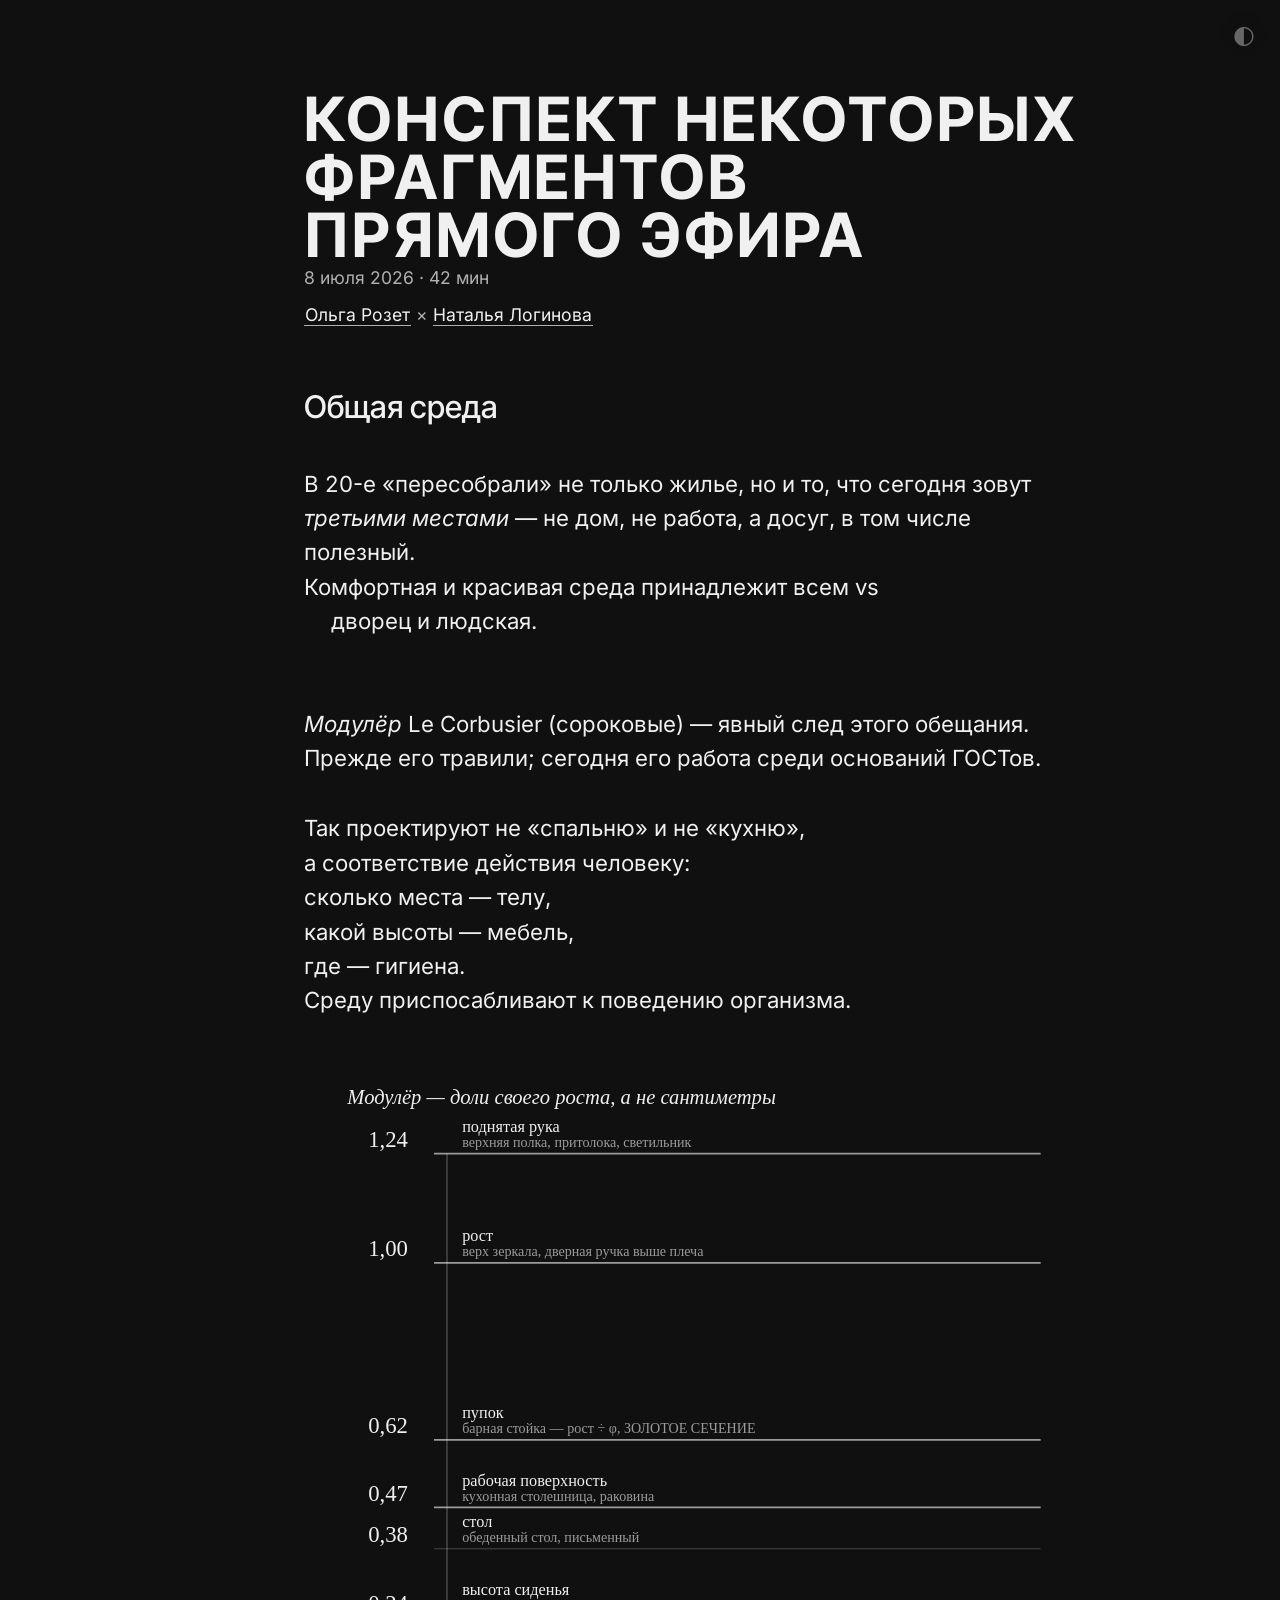
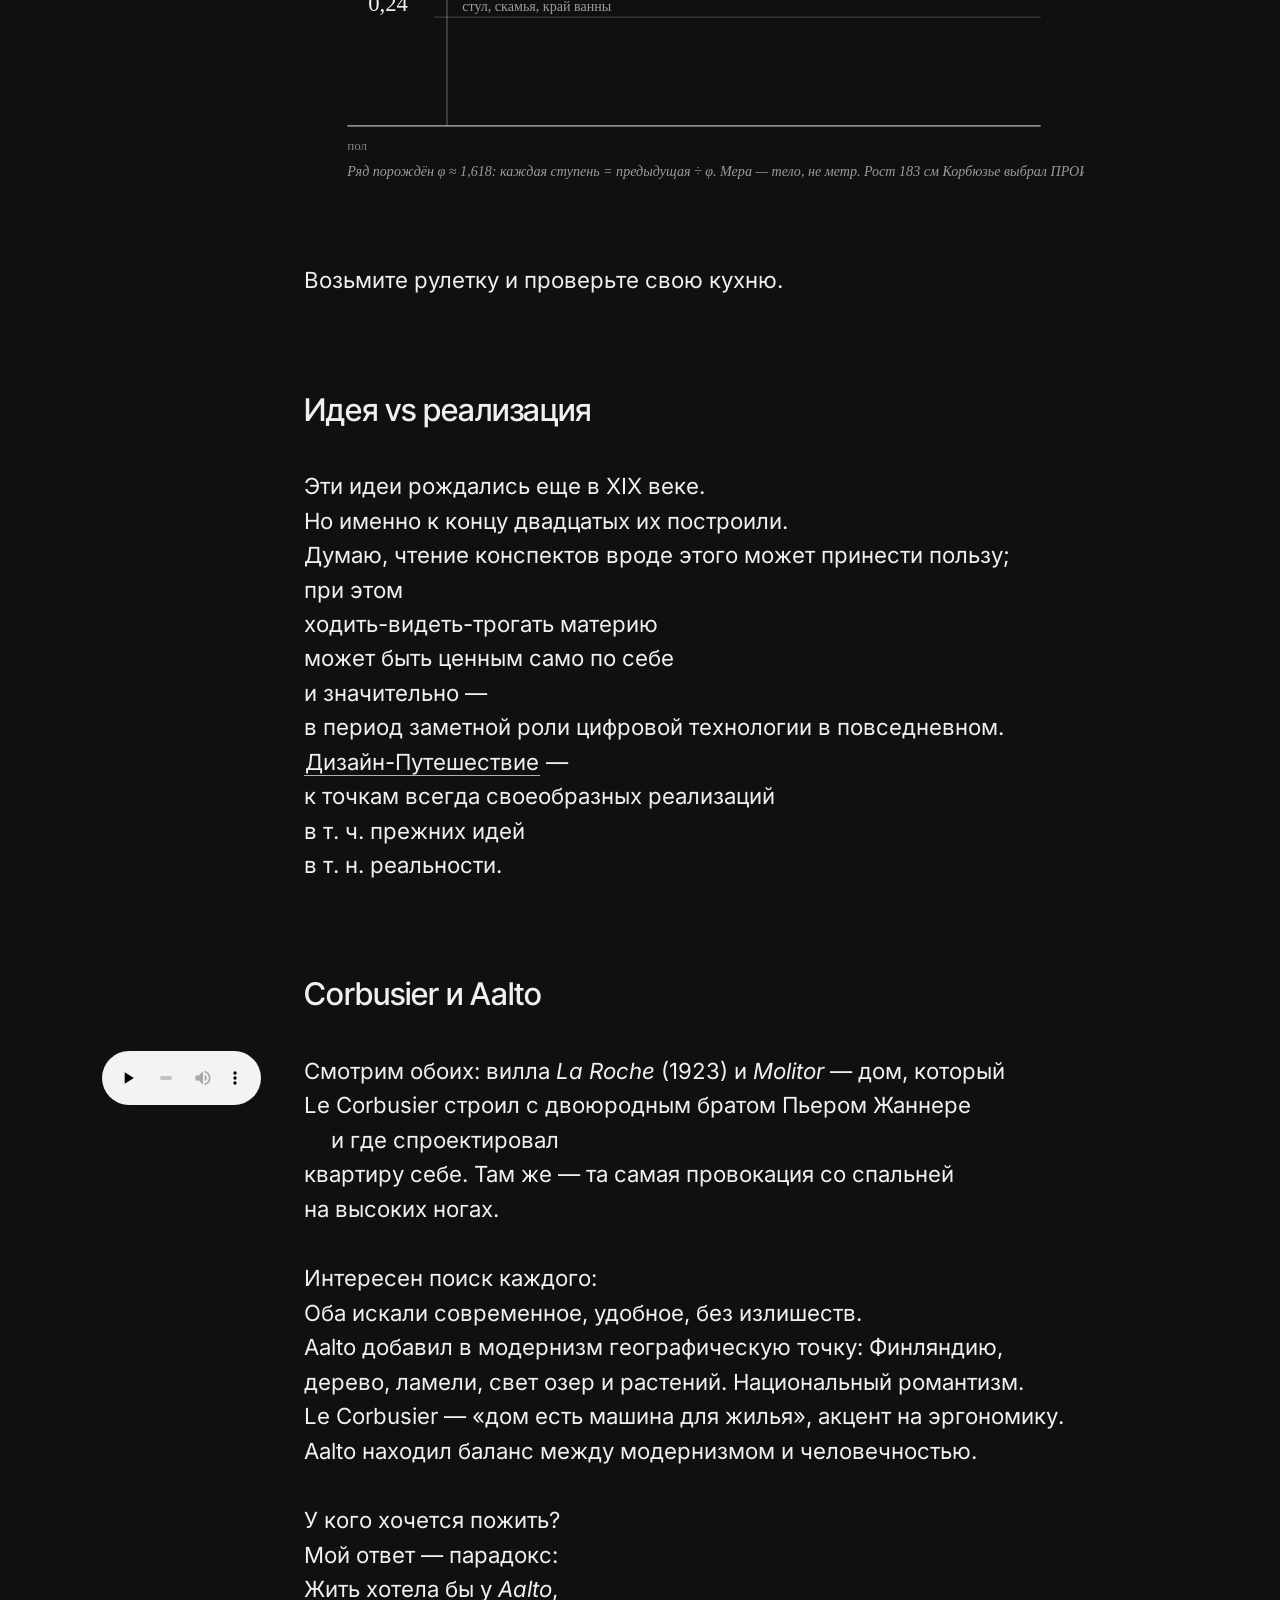
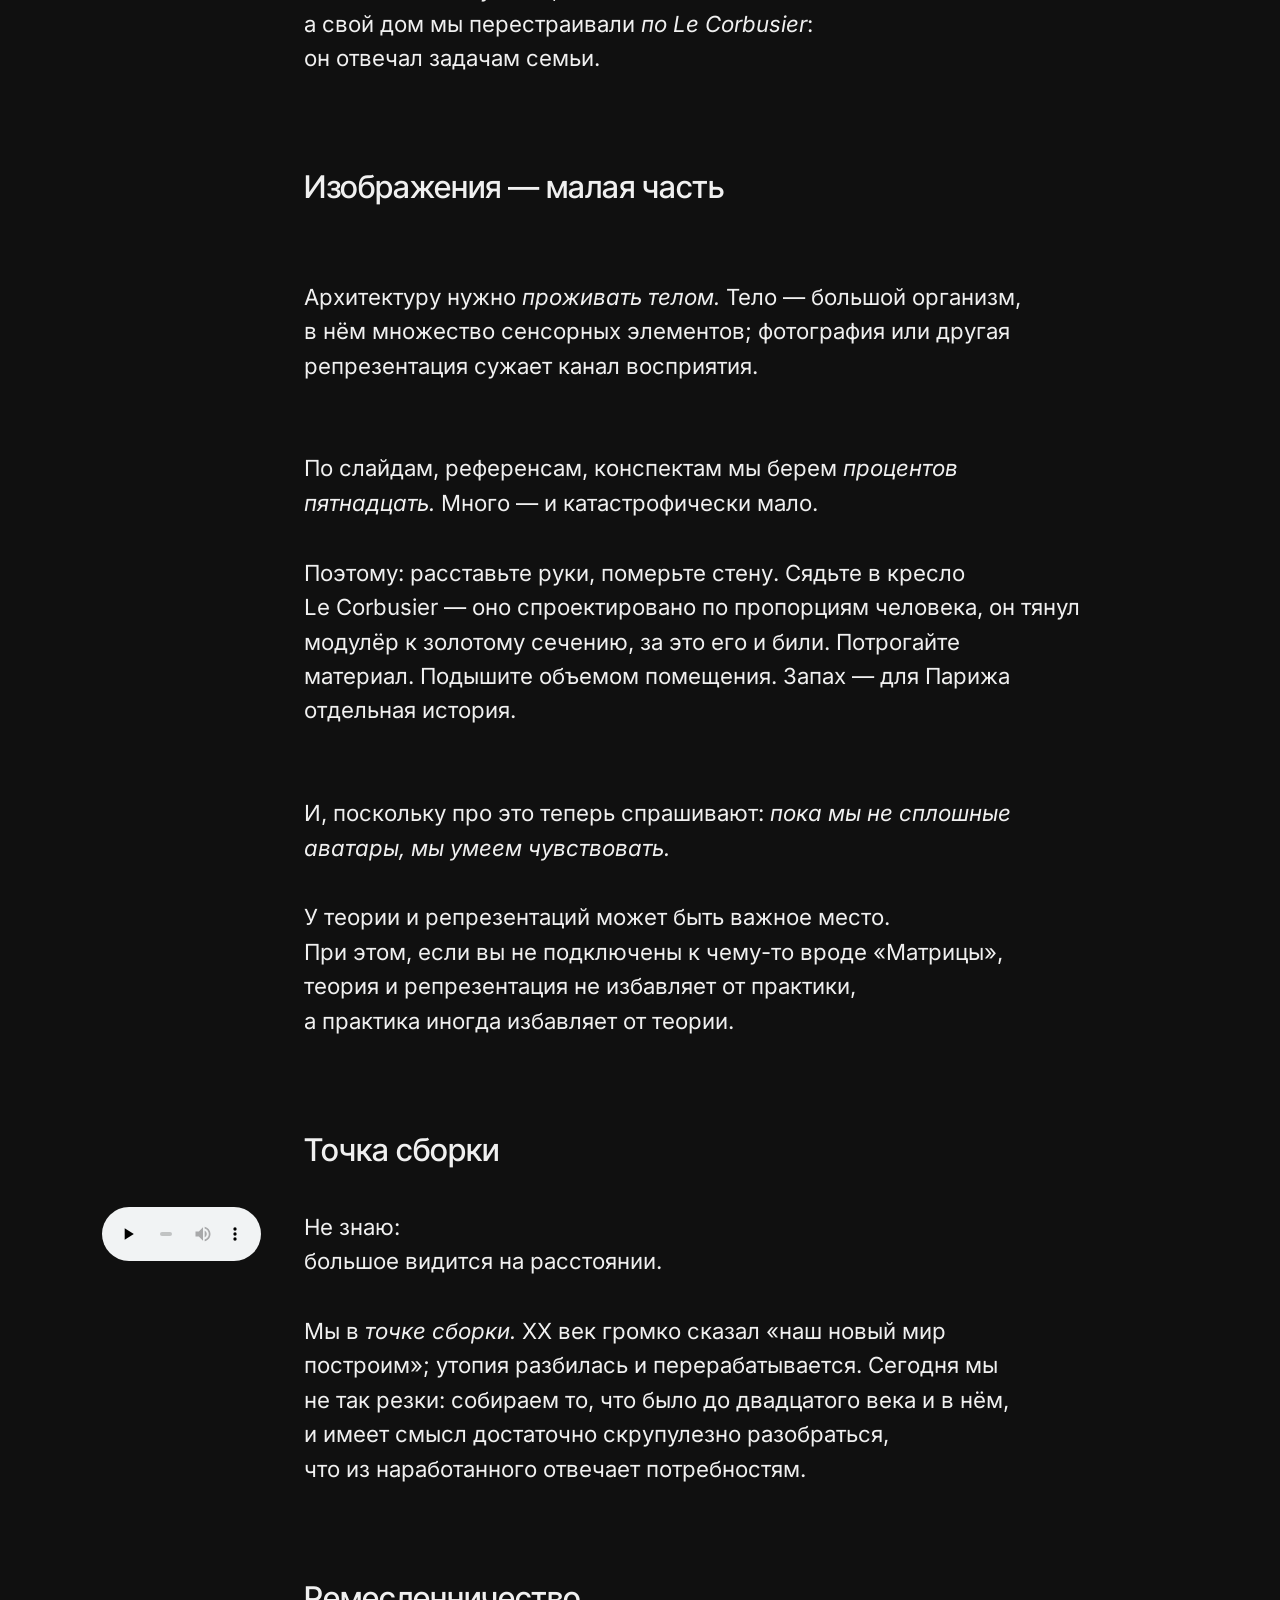
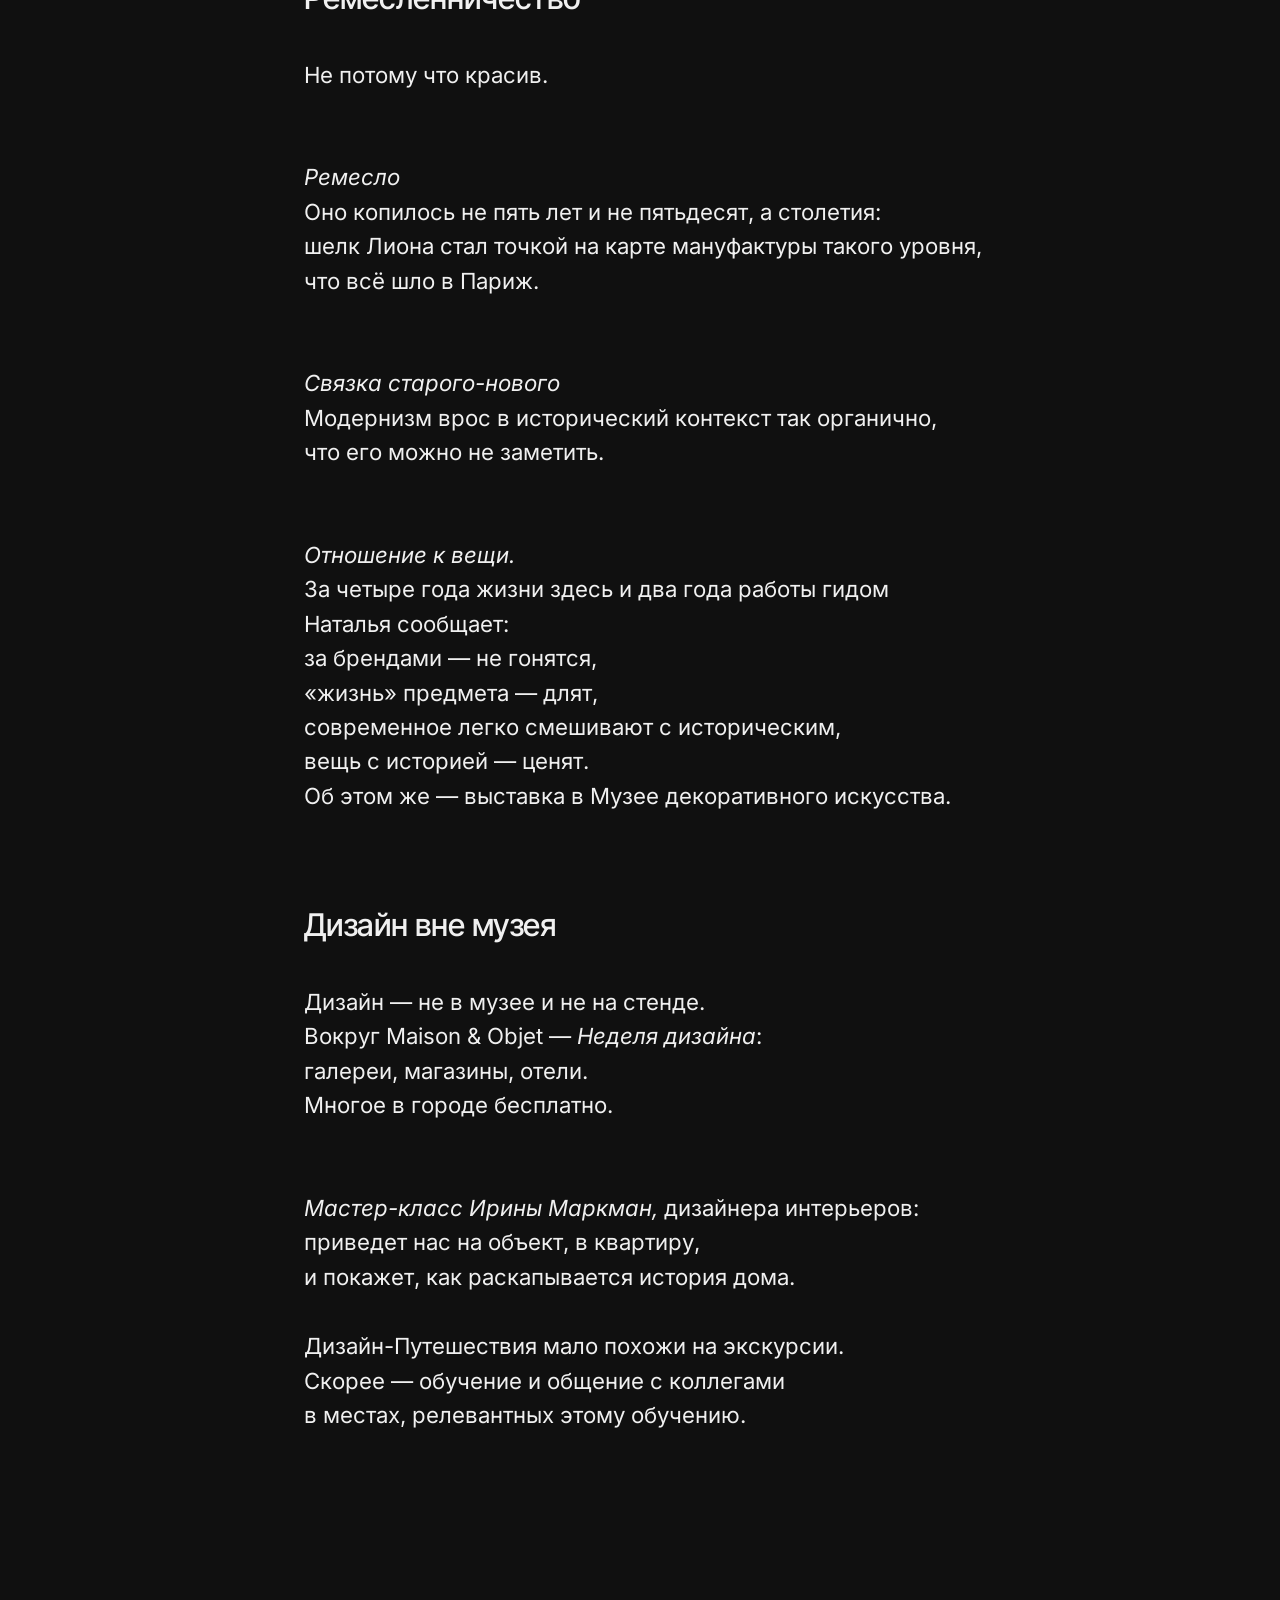
<file: 2026-stream-konspekt/index.html>
<!DOCTYPE html>

<html lang="ru">
<head>
<meta charset="utf-8"/>
<title>Конспект некоторых фрагментов прямого эфира — Ольга Розет</title>
<link href="/2026-stream-conspectus/" rel="canonical"/>
<meta content="noindex, follow" name="robots"/>
<meta content="0; url=/2026-stream-conspectus/" http-equiv="refresh"/>
<script>
// Day/night theme — user-override-first, then solar-automatic. FOUC-critical:
// runs synchronously in <head> before paint. Resolution: read dela.theme.v1
// from localStorage; if ∈ ['day', 'night'] use it (user override) else solar
// altitude (lat 55.0° / alt-threshold -0.1 rad). Config: solar calc from
// spec.enforcement_data.Inv-SITE-solar-theme (+ data.yaml.bio.solar_calibration
// override); attr/key/values from spec.enforcement_data.Inv-IFACE-day-night-mode.
// No hardcoded constants in code — both Specs are SoT, code falls back gracefully.
(function(){
  var MODE_ATTR="data-theme", MODE_VALUES=["day", "night"], STORAGE_KEY="dela.theme.v1";
  function solarTheme(){
    var r=Math.PI/180, now=new Date();
    var J=now.valueOf()/86400000 + 2440587.5 - 2451545.0;
    var L=(280.460+0.9856474*J)%360;
    var g=((357.528+0.9856003*J)%360)*r;
    var lam=(L+1.915*Math.sin(g)+0.020*Math.sin(2*g))*r;
    var eps=(23.439-4e-7*J)*r;
    var dec=Math.asin(Math.sin(eps)*Math.sin(lam));
    var ra=Math.atan2(Math.cos(eps)*Math.sin(lam), Math.cos(lam));
    var lon=-now.getTimezoneOffset()/4, lat=55.0;
    var gmst=(18.697374558+24.06570982441908*J)*15;
    var H=((gmst+lon)%360)*r - ra;
    var alt=Math.asin(Math.sin(lat*r)*Math.sin(dec)+Math.cos(lat*r)*Math.cos(dec)*Math.cos(H));
    return alt > -0.1 ? 'day' : 'night';
  }
  // stored override ∈ MODE_VALUES → use it; else (incl. 'auto', absent, bad) → solar.
  window.__resolveTheme=function(){
    var s=null; try{ s=localStorage.getItem(STORAGE_KEY); }catch(e){}
    return (MODE_VALUES.indexOf(s) !== -1) ? s : solarTheme();
  };
  window.__applyTheme=function(){
    document.documentElement.setAttribute(MODE_ATTR, window.__resolveTheme());
  };
  window.__applyTheme();
  setInterval(window.__applyTheme, 300000);
})();
</script>
<script>location.replace("/2026-stream-conspectus/" + location.hash);</script>
</head>
<body><p>Страница переехала: <a href="/2026-stream-conspectus/">/2026-stream-conspectus/</a></p></body>
</html>
</file>
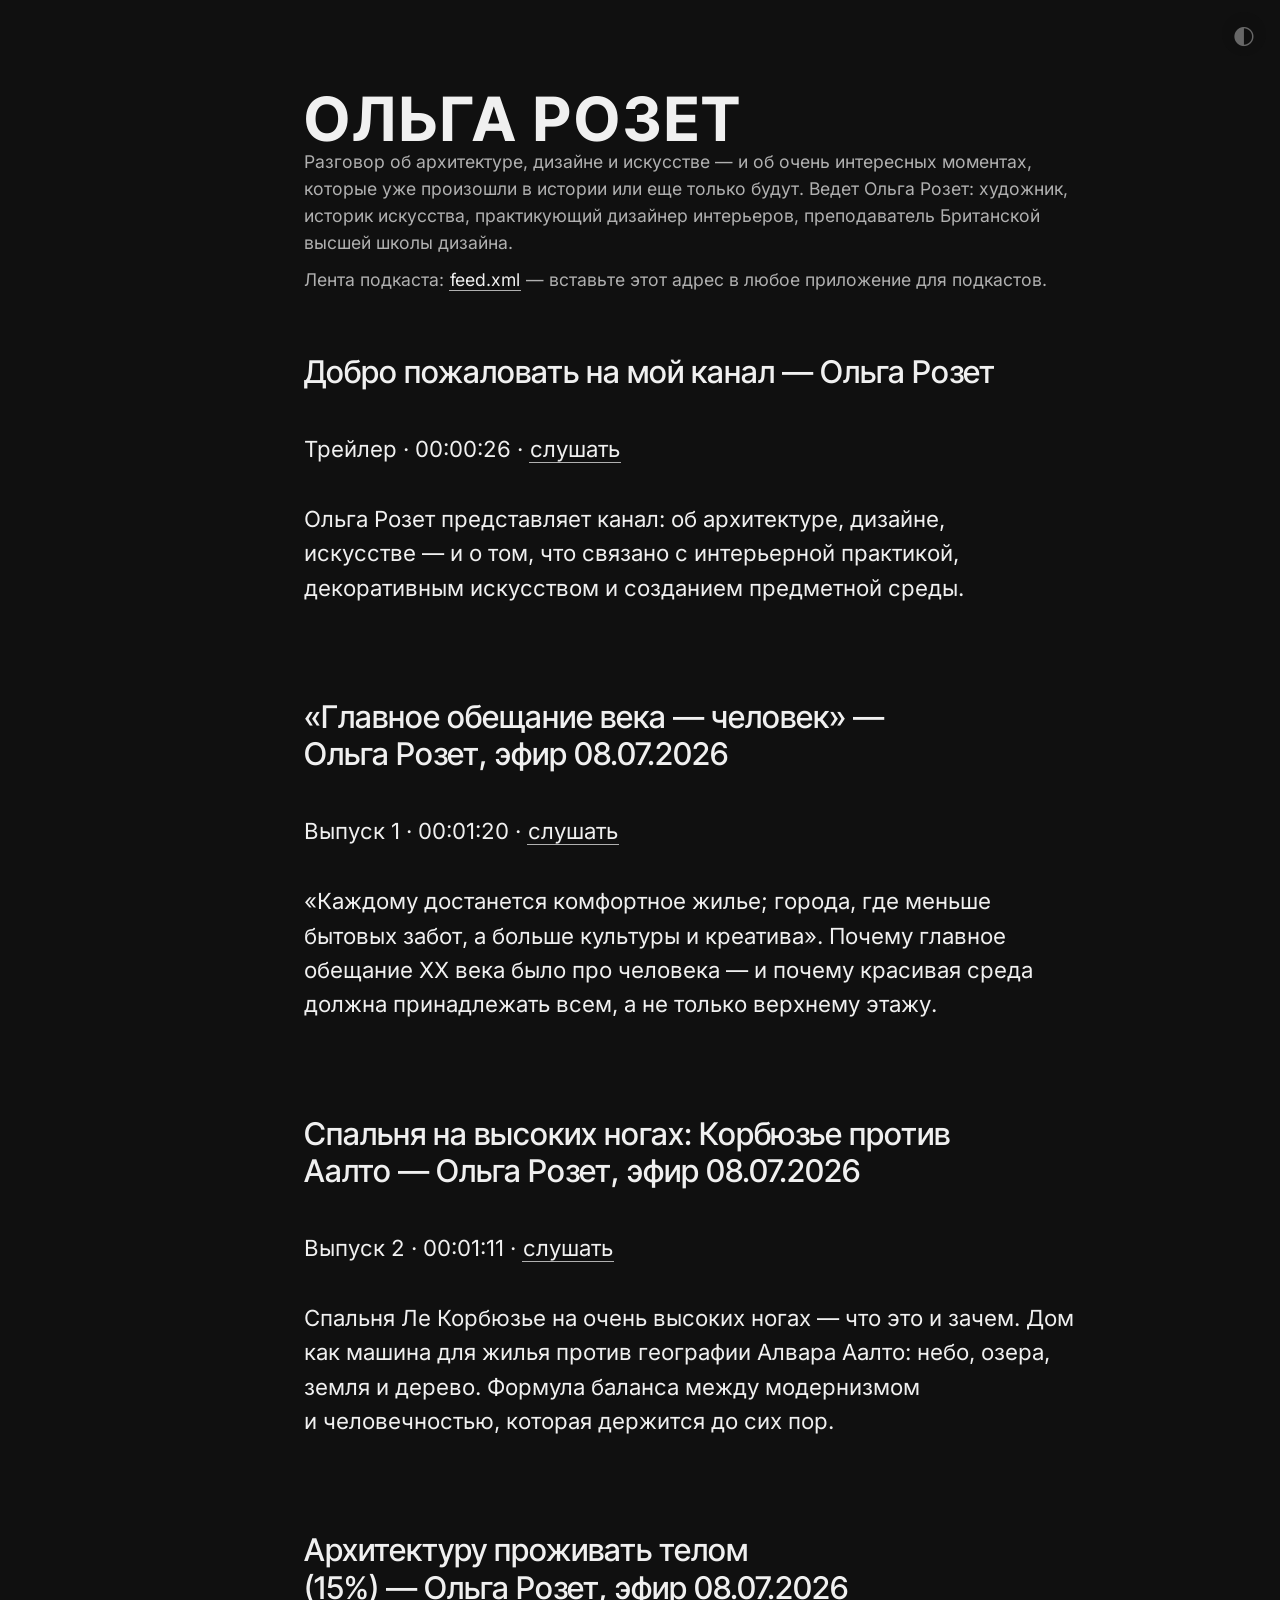
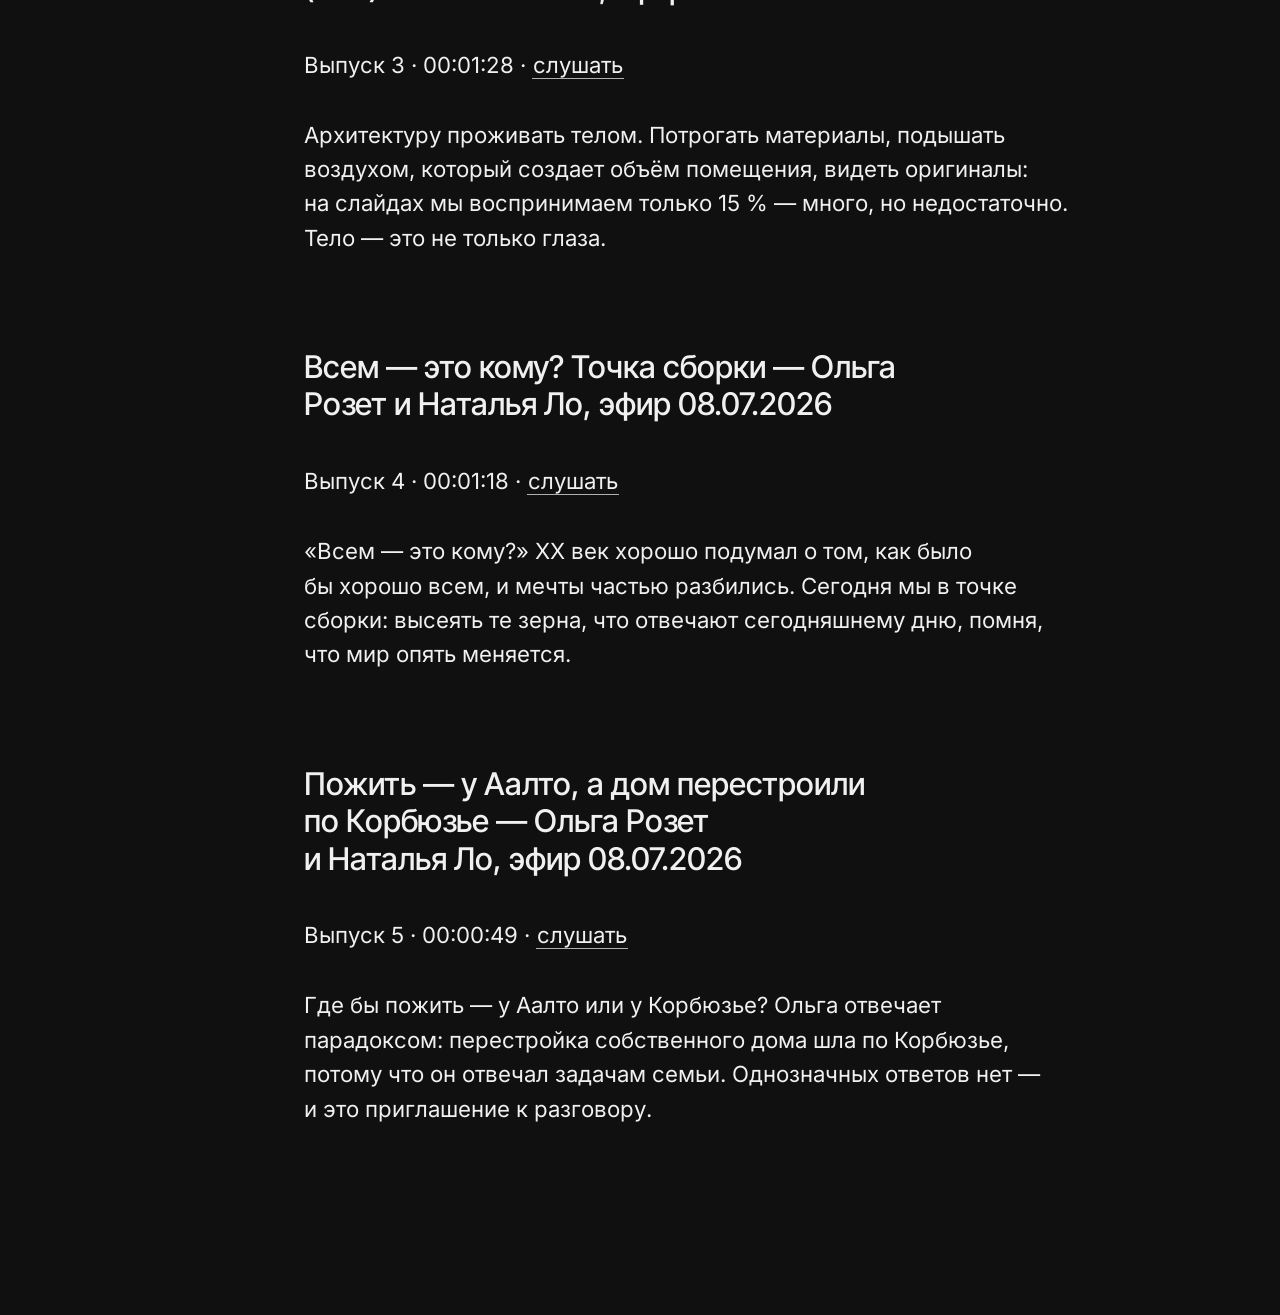
<file: audiobroadcast/index.html>
<!DOCTYPE html>

<!-- DELA-DERIVED: deriver=scripts/site_generator.py:_layout content=knowledge/people/olgarozet/site/data.yaml form=knowledge/people/olgarozet/site/styles.css -->
<html data-surface="editorial" lang="ru">
<head>
<meta charset="utf-8"/>
<meta content="u5gNvIFSmtyOxQqC" name="mailru-domain"/>
<meta content="width=device-width, initial-scale=1, viewport-fit=cover" name="viewport"/>
<title>Ольга Розет — подкаст — Ольга Розет</title>
<meta content="Разговор об архитектуре, дизайне и искусстве — и об очень интересных моментах, которые уже произошли в истории или еще только будут. Ведет Ольга Розет…" name="description"/>
<link href="https://olgarozet.ru/audiobroadcast/" rel="canonical"/>
<link href="https://olgarozet.ru/journal/feed.xml" rel="alternate" title="Journal" type="application/rss+xml"/>
<link href="https://olgarozet.ru/audiobroadcast/feed.xml" rel="alternate" title="Ольга Розет" type="application/rss+xml"/>
<meta content="website" property="og:type"/>
<meta content="Ольга Розет — подкаст — Ольга Розет" property="og:title"/>
<meta content="Разговор об архитектуре, дизайне и искусстве — и об очень интересных моментах, которые уже произошли в истории или еще только будут. Ведет Ольга Розет…" property="og:description"/>
<meta content="Ольга Розет" property="og:site_name"/>
<meta content="https://olgarozet.ru/audiobroadcast/" property="og:url"/>
<meta content="https://olgarozet.ru/olga_footer.png" property="og:image"/>
<meta content="ru_RU" property="og:locale"/>
<meta content="summary_large_image" name="twitter:card"/>
<meta content="Ольга Розет — подкаст — Ольга Розет" name="twitter:title"/>
<meta content="Разговор об архитектуре, дизайне и искусстве — и об очень интересных моментах, которые уже произошли в истории или еще только будут. Ведет Ольга Розет…" name="twitter:description"/>
<meta content="https://olgarozet.ru/olga_footer.png" name="twitter:image"/>
<link href="/favicon.png" rel="icon" type="image/png"/>
<link href="/apple-touch-icon.png" rel="apple-touch-icon"/>
<link href="/manifest.json" rel="manifest"/>
<link as="font" crossorigin="" href="/fonts/inter-cyrillic-400-normal.woff2" rel="preload" type="font/woff2"/>
<link as="font" crossorigin="" href="/fonts/inter-cyrillic-700-normal.woff2" rel="preload" type="font/woff2"/>
<meta content="#ffffff" media="(prefers-color-scheme: light)" name="theme-color"/>
<meta content="#111111" media="(prefers-color-scheme: dark)" name="theme-color"/>
<script>
// Day/night theme — user-override-first, then solar-automatic. FOUC-critical:
// runs synchronously in <head> before paint. Resolution: read dela.theme.v1
// from localStorage; if ∈ ['day', 'night'] use it (user override) else solar
// altitude (lat 55.0° / alt-threshold -0.1 rad). Config: solar calc from
// spec.enforcement_data.Inv-SITE-solar-theme (+ data.yaml.bio.solar_calibration
// override); attr/key/values from spec.enforcement_data.Inv-IFACE-day-night-mode.
// No hardcoded constants in code — both Specs are SoT, code falls back gracefully.
(function(){
  var MODE_ATTR="data-theme", MODE_VALUES=["day", "night"], STORAGE_KEY="dela.theme.v1";
  function solarTheme(){
    var r=Math.PI/180, now=new Date();
    var J=now.valueOf()/86400000 + 2440587.5 - 2451545.0;
    var L=(280.460+0.9856474*J)%360;
    var g=((357.528+0.9856003*J)%360)*r;
    var lam=(L+1.915*Math.sin(g)+0.020*Math.sin(2*g))*r;
    var eps=(23.439-4e-7*J)*r;
    var dec=Math.asin(Math.sin(eps)*Math.sin(lam));
    var ra=Math.atan2(Math.cos(eps)*Math.sin(lam), Math.cos(lam));
    var lon=-now.getTimezoneOffset()/4, lat=55.0;
    var gmst=(18.697374558+24.06570982441908*J)*15;
    var H=((gmst+lon)%360)*r - ra;
    var alt=Math.asin(Math.sin(lat*r)*Math.sin(dec)+Math.cos(lat*r)*Math.cos(dec)*Math.cos(H));
    return alt > -0.1 ? 'day' : 'night';
  }
  // stored override ∈ MODE_VALUES → use it; else (incl. 'auto', absent, bad) → solar.
  window.__resolveTheme=function(){
    var s=null; try{ s=localStorage.getItem(STORAGE_KEY); }catch(e){}
    return (MODE_VALUES.indexOf(s) !== -1) ? s : solarTheme();
  };
  window.__applyTheme=function(){
    document.documentElement.setAttribute(MODE_ATTR, window.__resolveTheme());
  };
  window.__applyTheme();
  setInterval(window.__applyTheme, 300000);
})();
</script>
<style>@layer floor, owner, form; @import url("/_tokens.generated.css?v=2007d22f07"); @import url("/styles.css?v=e56fb677b2");</style>
<meta content="audiobroadcast" name="dela:slug"/>
</head>
<body>
<a class="skip-link" href="#main">Перейти к содержанию</a>
<nav class="nav-fade"><span class="nav-left"><a aria-label="На главную" href="/">← olgarozet.ru</a></span><span class="nav-right"></span></nav>
<button aria-label="Тема: авто (по солнцу) — переключить" class="theme-toggle" data-theme-toggle="" type="button">◐</button><script>(function(){var STATES=["auto", "day", "night"],GLYPHS={"auto": "◐", "day": "☀", "night": "☾"},LABELS={"auto": "Тема: авто (по солнцу)", "day": "Тема: дневная", "night": "Тема: ночная"},STORAGE_KEY="dela.theme.v1",MODE_VALUES=["day", "night"],SUFFIX=" — переключить",CYCLE=["day", "night"],MODE_ATTR="data-theme";var btn=document.querySelector("[data-theme-toggle]");if(!btn)return;function current(){var s=null;try{s=localStorage.getItem(STORAGE_KEY);}catch(e){}return (MODE_VALUES.indexOf(s)!==-1)?s:STATES[0];}function paint(st){btn.textContent=GLYPHS[st]||GLYPHS[STATES[0]];btn.setAttribute("aria-label",(LABELS[st]||LABELS[STATES[0]])+SUFFIX);}paint(current());function rendered(){var a=null;try{a=document.documentElement.getAttribute(MODE_ATTR);}catch(e){}return (CYCLE.indexOf(a)!==-1)?a:null;}btn.addEventListener("click",function(){var seen=rendered();var i=CYCLE.indexOf(seen);var next=CYCLE[(i+1)%CYCLE.length];try{localStorage.setItem(STORAGE_KEY,next);}catch(e){}if(window.__applyTheme)window.__applyTheme();paint(next);});})();</script>
<main id="main" role="main">
<article class="article-wrapper"><h1 data-case="upper" id="olga-rozet">Ольга Розет</h1>
<p class="article-meta">Разговор об архитектуре, дизайне и искусстве — и об очень интересных моментах, которые уже произошли в истории или еще только будут. Ведет Ольга Розет: художник, историк искусства, практикующий дизайнер интерьеров, преподаватель Британской высшей школы дизайна.</p>
<p class="article-meta">Лента подкаста: <a href="feed.xml">feed.xml</a> — вставьте этот адрес в любое приложение для подкастов.</p>
<h2 data-case="plain" id="dobro-pozhalovat-na-moy-kanal-olga-rozet">Добро пожаловать на мой канал — Ольга Розет</h2>
<p>Трейлер · 00:00:26 · <a href="welcome.m4a">слушать</a></p>
<p>Ольга Розет представляет канал: об архитектуре, дизайне, искусстве — и о том, что связано с интерьерной практикой, декоративным искусством и созданием предметной среды.</p>
<h2 data-case="plain" id="glavnoe-obeschanie-veka-chelovek-olga-rozet-efir-08-07-2026">«Главное обещание века — человек» — Ольга Розет, эфир 08.07.2026</h2>
<p>Выпуск 1 · 00:01:20 · <a href="obeshchanie-veka-chelovek.m4a">слушать</a></p>
<p>«Каждому достанется комфортное жилье; города, где меньше бытовых забот, а больше культуры и креатива». Почему главное обещание <abbr>XX</abbr> века было про человека — и почему красивая среда должна принадлежать всем, а не только верхнему этажу.</p>
<h2 data-case="plain" id="spalnya-na-vysokih-nogah-korbyuze-protiv-aalto-olga-rozet-efir-08-07-2026">Спальня на высоких ногах: Корбюзье против Аалто — Ольга Розет, эфир 08.07.2026</h2>
<p>Выпуск 2 · 00:01:11 · <a href="spalnya-na-vysokikh-nogakh.m4a">слушать</a></p>
<p>Спальня Ле Корбюзье на очень высоких ногах — что это и зачем. Дом как машина для жилья против географии Алвара Аалто: небо, озера, земля и дерево. Формула баланса между модернизмом и человечностью, которая держится до сих пор.</p>
<h2 data-case="plain" id="arhitekturu-prozhivat-telom-15-olga-rozet-efir-08-07-2026">Архитектуру проживать телом (15%) — Ольга Розет, эфир 08.07.2026</h2>
<p>Выпуск 3 · 00:01:28 · <a href="prozhivat-telom.m4a">слушать</a></p>
<p>Архитектуру проживать телом. Потрогать материалы, подышать воздухом, который создает объём помещения, видеть оригиналы: на слайдах мы воспринимаем только 15 % — много, но недостаточно. Тело — это не только глаза.</p>
<h2 data-case="plain" id="vsem-eto-komu-tochka-sborki-olga-rozet-i-natalya-lo-efir-08-07-2026">Всем — это кому? Точка сборки — Ольга Розет и Наталья Ло, эфир 08.07.2026</h2>
<p>Выпуск 4 · 00:01:18 · <a href="tochka-sborki.m4a">слушать</a></p>
<p>«Всем — это кому?» <abbr>XX</abbr> век хорошо подумал о том, как было бы хорошо всем, и мечты частью разбились. Сегодня мы в точке сборки: высеять те зерна, что отвечают сегодняшнему дню, помня, что мир опять меняется.</p>
<h2 data-case="plain" id="pozhit-u-aalto-a-dom-perestroili-po-korbyuze-olga-rozet-i-natalya-lo-efir-08-07-2026">Пожить — у Аалто, а дом перестроили по Корбюзье — Ольга Розет и Наталья Ло, эфир 08.07.2026</h2>
<p>Выпуск 5 · 00:00:49 · <a href="pozhit-u-aalto.m4a">слушать</a></p>
<p>Где бы пожить — у Аалто или у Корбюзье? Ольга отвечает парадоксом: перестройка собственного дома шла по Корбюзье, потому что он отвечал задачам семьи. Однозначных ответов нет — и это приглашение к разговору.</p></article>
</main>
<link href="/media.css" rel="stylesheet"/><script defer="" src="/media.js"></script>
<script>
/* Display-window indicator 1[from ≤ now < until) per viewer clock
   (Inv-STF-window-derived, surface-temporal-fixpoint.md). The reveal
   (`data-visible-from`) is the exact dual of the original auto-hide
   (`data-visible-until`, admin 2026-05-13: «пусть блок исчезнет после 20:30
   по Москве») — one indicator covers both: a block appears at its window
   start and disappears at its window end, so a page deployed before a
   boundary still transitions at the precise moment without a redeploy.
   Runs at page-load and every 30s thereafter — covers tabs left open across
   a boundary. An unparseable/absent bound fails open on that side (a parse
   error must never hide content). */
(function(){
  function _applyWindows(){
    var nodes = document.querySelectorAll('[data-visible-until],[data-visible-from]');
    var now = Date.now();
    for (var i = 0; i < nodes.length; i++) {
      var from = Date.parse(nodes[i].getAttribute('data-visible-from') || '');
      var until = Date.parse(nodes[i].getAttribute('data-visible-until') || '');
      var vis = (isNaN(from) || now >= from) && (isNaN(until) || now < until);
      nodes[i].style.display = vis ? '' : 'none';
    }
  }
  _applyWindows();
  setInterval(_applyWindows, 30000);
})();

/* Pageview pingback — entity-statistics G-Set event (admin 2026-05-13 «считает
   статистику»). One event per page-load → CF Worker /pv → DELA_STATS KV.
   No cookies, no client-id; idempotency via cf-ray (CF generates per request).
   No-op gracefully if Worker unreachable (sendBeacon + fallback fetch). */
(function(){
  var slug = (document.querySelector('meta[name="dela:slug"]') || {}).content;
  if (!slug) return;
  var payload = JSON.stringify({
    p: slug,
    r: (window.crypto && crypto.randomUUID) ? crypto.randomUUID() :
       (Date.now() + '-' + Math.random().toString(36).slice(2)),
    ref: document.referrer || ''
  });
  var url = "https://dela-edge.azaryarozet.workers.dev/pv";
  if (!url) return;
  try {
    var blob = new Blob([payload], { type: 'application/json' });
    if (!navigator.sendBeacon || !navigator.sendBeacon(url, blob)) {
      fetch(url, {
        method: 'POST', body: payload, keepalive: true,
        headers: { 'Content-Type': 'application/json' }
      }).catch(function(){});
    }
  } catch (e) { /* swallow */ }
})();
</script>
</body>
</html>
</file>
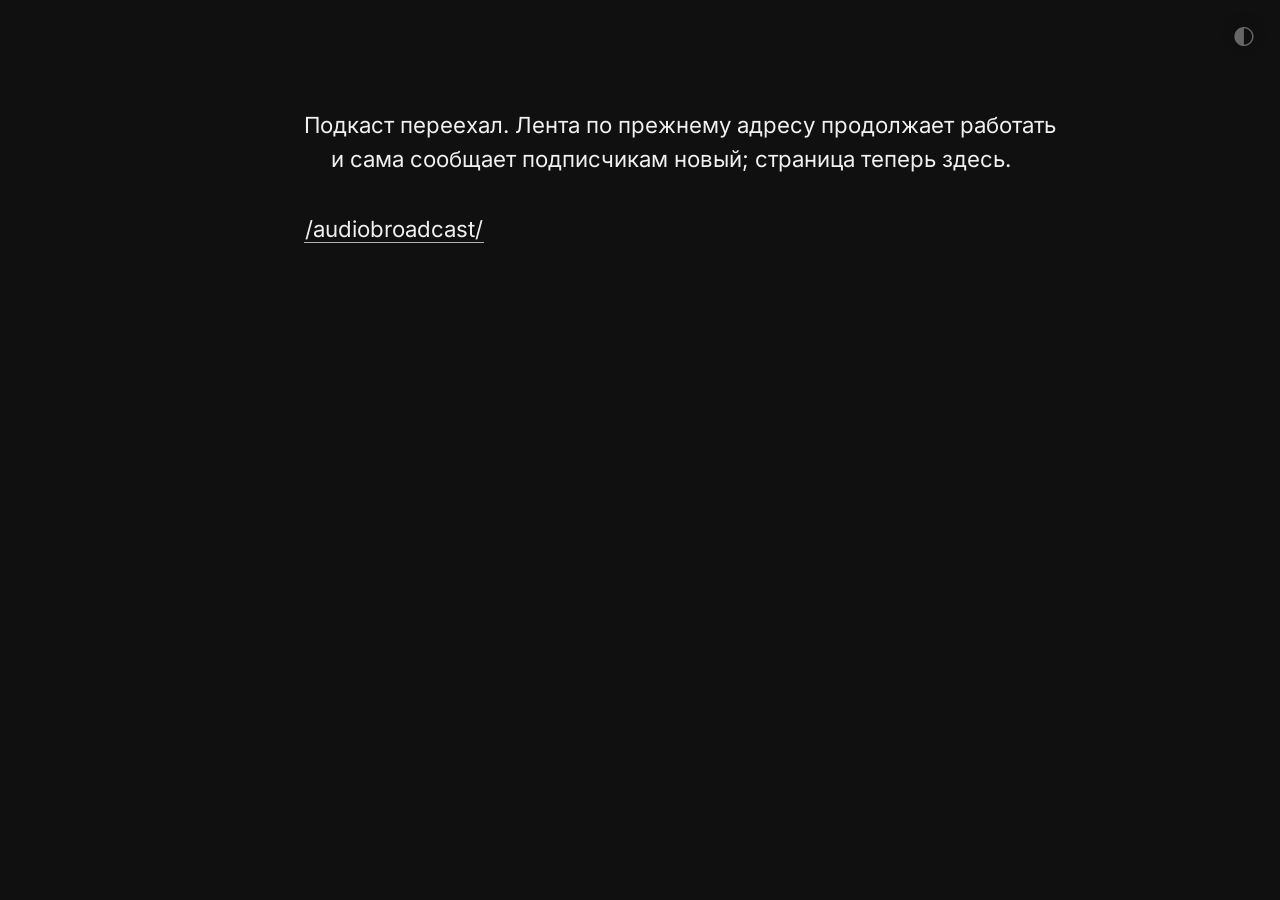
<file: podcast/index.html>
<!DOCTYPE html>

<!-- DELA-DERIVED: deriver=scripts/site_generator.py:_layout content=knowledge/people/olgarozet/site/data.yaml form=knowledge/people/olgarozet/site/styles.css -->
<html data-surface="editorial" lang="ru">
<head>
<meta charset="utf-8"/>
<meta content="u5gNvIFSmtyOxQqC" name="mailru-domain"/>
<meta content="width=device-width, initial-scale=1, viewport-fit=cover" name="viewport"/>
<title>Ольга Розет — Ольга Розет</title>
<meta content="Ольга Розет" name="description"/>
<link href="https://olgarozet.ru/podcast/" rel="canonical"/>
<link href="https://olgarozet.ru/journal/feed.xml" rel="alternate" title="Journal" type="application/rss+xml"/>
<link href="https://olgarozet.ru/audiobroadcast/feed.xml" rel="alternate" title="Ольга Розет" type="application/rss+xml"/>
<meta content="website" property="og:type"/>
<meta content="Ольга Розет — Ольга Розет" property="og:title"/>
<meta content="Ольга Розет" property="og:description"/>
<meta content="Ольга Розет" property="og:site_name"/>
<meta content="https://olgarozet.ru/podcast/" property="og:url"/>
<meta content="https://olgarozet.ru/olga_footer.png" property="og:image"/>
<meta content="ru_RU" property="og:locale"/>
<meta content="summary_large_image" name="twitter:card"/>
<meta content="Ольга Розет — Ольга Розет" name="twitter:title"/>
<meta content="Ольга Розет" name="twitter:description"/>
<meta content="https://olgarozet.ru/olga_footer.png" name="twitter:image"/>
<link href="/favicon.png" rel="icon" type="image/png"/>
<link href="/apple-touch-icon.png" rel="apple-touch-icon"/>
<link href="/manifest.json" rel="manifest"/>
<link as="font" crossorigin="" href="/fonts/inter-cyrillic-400-normal.woff2" rel="preload" type="font/woff2"/>
<link as="font" crossorigin="" href="/fonts/inter-cyrillic-700-normal.woff2" rel="preload" type="font/woff2"/>
<meta content="#ffffff" media="(prefers-color-scheme: light)" name="theme-color"/>
<meta content="#111111" media="(prefers-color-scheme: dark)" name="theme-color"/>
<script>
// Day/night theme — user-override-first, then solar-automatic. FOUC-critical:
// runs synchronously in <head> before paint. Resolution: read dela.theme.v1
// from localStorage; if ∈ ['day', 'night'] use it (user override) else solar
// altitude (lat 55.0° / alt-threshold -0.1 rad). Config: solar calc from
// spec.enforcement_data.Inv-SITE-solar-theme (+ data.yaml.bio.solar_calibration
// override); attr/key/values from spec.enforcement_data.Inv-IFACE-day-night-mode.
// No hardcoded constants in code — both Specs are SoT, code falls back gracefully.
(function(){
  var MODE_ATTR="data-theme", MODE_VALUES=["day", "night"], STORAGE_KEY="dela.theme.v1";
  function solarTheme(){
    var r=Math.PI/180, now=new Date();
    var J=now.valueOf()/86400000 + 2440587.5 - 2451545.0;
    var L=(280.460+0.9856474*J)%360;
    var g=((357.528+0.9856003*J)%360)*r;
    var lam=(L+1.915*Math.sin(g)+0.020*Math.sin(2*g))*r;
    var eps=(23.439-4e-7*J)*r;
    var dec=Math.asin(Math.sin(eps)*Math.sin(lam));
    var ra=Math.atan2(Math.cos(eps)*Math.sin(lam), Math.cos(lam));
    var lon=-now.getTimezoneOffset()/4, lat=55.0;
    var gmst=(18.697374558+24.06570982441908*J)*15;
    var H=((gmst+lon)%360)*r - ra;
    var alt=Math.asin(Math.sin(lat*r)*Math.sin(dec)+Math.cos(lat*r)*Math.cos(dec)*Math.cos(H));
    return alt > -0.1 ? 'day' : 'night';
  }
  // stored override ∈ MODE_VALUES → use it; else (incl. 'auto', absent, bad) → solar.
  window.__resolveTheme=function(){
    var s=null; try{ s=localStorage.getItem(STORAGE_KEY); }catch(e){}
    return (MODE_VALUES.indexOf(s) !== -1) ? s : solarTheme();
  };
  window.__applyTheme=function(){
    document.documentElement.setAttribute(MODE_ATTR, window.__resolveTheme());
  };
  window.__applyTheme();
  setInterval(window.__applyTheme, 300000);
})();
</script>
<style>@layer floor, owner, form; @import url("/_tokens.generated.css?v=2007d22f07"); @import url("/styles.css?v=e56fb677b2");</style>
<meta content="podcast" name="dela:slug"/>
</head>
<body>
<a class="skip-link" href="#main">Перейти к содержанию</a>
<nav class="nav-fade"><span class="nav-left"><a aria-label="На главную" href="/">← olgarozet.ru</a></span><span class="nav-right"></span></nav>
<button aria-label="Тема: авто (по солнцу) — переключить" class="theme-toggle" data-theme-toggle="" type="button">◐</button><script>(function(){var STATES=["auto", "day", "night"],GLYPHS={"auto": "◐", "day": "☀", "night": "☾"},LABELS={"auto": "Тема: авто (по солнцу)", "day": "Тема: дневная", "night": "Тема: ночная"},STORAGE_KEY="dela.theme.v1",MODE_VALUES=["day", "night"],SUFFIX=" — переключить",CYCLE=["day", "night"],MODE_ATTR="data-theme";var btn=document.querySelector("[data-theme-toggle]");if(!btn)return;function current(){var s=null;try{s=localStorage.getItem(STORAGE_KEY);}catch(e){}return (MODE_VALUES.indexOf(s)!==-1)?s:STATES[0];}function paint(st){btn.textContent=GLYPHS[st]||GLYPHS[STATES[0]];btn.setAttribute("aria-label",(LABELS[st]||LABELS[STATES[0]])+SUFFIX);}paint(current());function rendered(){var a=null;try{a=document.documentElement.getAttribute(MODE_ATTR);}catch(e){}return (CYCLE.indexOf(a)!==-1)?a:null;}btn.addEventListener("click",function(){var seen=rendered();var i=CYCLE.indexOf(seen);var next=CYCLE[(i+1)%CYCLE.length];try{localStorage.setItem(STORAGE_KEY,next);}catch(e){}if(window.__applyTheme)window.__applyTheme();paint(next);});})();</script>
<main id="main" role="main">
<article class="article-wrapper"><p><span class="l">Подкаст переехал. Лента по прежнему адресу продолжает работать и сама сообщает подписчикам новый; страница теперь здесь.</span></p>
<p><span class="l"><a href="/audiobroadcast/">/audiobroadcast/</a></span></p></article>
</main>
<link href="/media.css" rel="stylesheet"/><script defer="" src="/media.js"></script>
<script>
/* Display-window indicator 1[from ≤ now < until) per viewer clock
   (Inv-STF-window-derived, surface-temporal-fixpoint.md). The reveal
   (`data-visible-from`) is the exact dual of the original auto-hide
   (`data-visible-until`, admin 2026-05-13: «пусть блок исчезнет после 20:30
   по Москве») — one indicator covers both: a block appears at its window
   start and disappears at its window end, so a page deployed before a
   boundary still transitions at the precise moment without a redeploy.
   Runs at page-load and every 30s thereafter — covers tabs left open across
   a boundary. An unparseable/absent bound fails open on that side (a parse
   error must never hide content). */
(function(){
  function _applyWindows(){
    var nodes = document.querySelectorAll('[data-visible-until],[data-visible-from]');
    var now = Date.now();
    for (var i = 0; i < nodes.length; i++) {
      var from = Date.parse(nodes[i].getAttribute('data-visible-from') || '');
      var until = Date.parse(nodes[i].getAttribute('data-visible-until') || '');
      var vis = (isNaN(from) || now >= from) && (isNaN(until) || now < until);
      nodes[i].style.display = vis ? '' : 'none';
    }
  }
  _applyWindows();
  setInterval(_applyWindows, 30000);
})();

/* Pageview pingback — entity-statistics G-Set event (admin 2026-05-13 «считает
   статистику»). One event per page-load → CF Worker /pv → DELA_STATS KV.
   No cookies, no client-id; idempotency via cf-ray (CF generates per request).
   No-op gracefully if Worker unreachable (sendBeacon + fallback fetch). */
(function(){
  var slug = (document.querySelector('meta[name="dela:slug"]') || {}).content;
  if (!slug) return;
  var payload = JSON.stringify({
    p: slug,
    r: (window.crypto && crypto.randomUUID) ? crypto.randomUUID() :
       (Date.now() + '-' + Math.random().toString(36).slice(2)),
    ref: document.referrer || ''
  });
  var url = "https://dela-edge.azaryarozet.workers.dev/pv";
  if (!url) return;
  try {
    var blob = new Blob([payload], { type: 'application/json' });
    if (!navigator.sendBeacon || !navigator.sendBeacon(url, blob)) {
      fetch(url, {
        method: 'POST', body: payload, keepalive: true,
        headers: { 'Content-Type': 'application/json' }
      }).catch(function(){});
    }
  } catch (e) { /* swallow */ }
})();
</script>
</body>
</html>
</file>
<file: media.css>
/* ЭРГОНОМИКА ВОСПРОИЗВЕДЕНИЯ — ФОРМА, ЖИВУЩАЯ С ПОВЕДЕНИЕМ.

   Поведение (media.js) есть актив СИСТЕМЫ и подаётся всякой странице всякого владельца;
   значит и форма его узлов — актив Системы, а не то, что каждый владелец переписывает у
   себя. Первая редакция положила эти правила в таблицу владельца, и закон немедленно
   нашёл второго владельца без них: одно поведение, N форм — это N расхождений, ждущих
   своего часа. Значения берутся из ТОКЕНОВ страницы (их подаёт владелец), поэтому дом
   один, а вид — домовый. */
.now-playing {
  position: fixed;
  left: var(--sp-2); right: var(--sp-2); bottom: var(--sp-2);
  margin-inline: auto;
  max-width: var(--measure);
  display: flex;
  align-items: center;
  gap: var(--sp-1);
  padding: var(--sp-1) var(--sp-2);
  background: var(--overlay-solid);
  border: 1px solid var(--rule);
  border-radius: var(--radius-card);
  z-index: 103;
}
.now-playing[hidden] { display: none; }
.now-playing-toggle {
  min-width: var(--touch-min); min-height: var(--touch-min);
  flex: 0 0 auto;
  font-size: var(--fs-s);
  background: transparent; color: var(--ink);
  border: 1px solid var(--rule); border-radius: var(--radius-control); cursor: pointer;
}
.now-playing-name {
  flex: 1 1 auto; min-width: 0;
  text-align: left;
  font: 400 var(--fs-body-min)/1.3 var(--sans);
  color: var(--ink-soft);
  background: transparent; border: 0; cursor: pointer;
  overflow: hidden; text-overflow: ellipsis; white-space: nowrap;
}
.now-playing-toggle:focus-visible, .now-playing-name:focus-visible {
  outline: var(--focus-outline-min) solid var(--accent); outline-offset: 2px;
}
</file>
